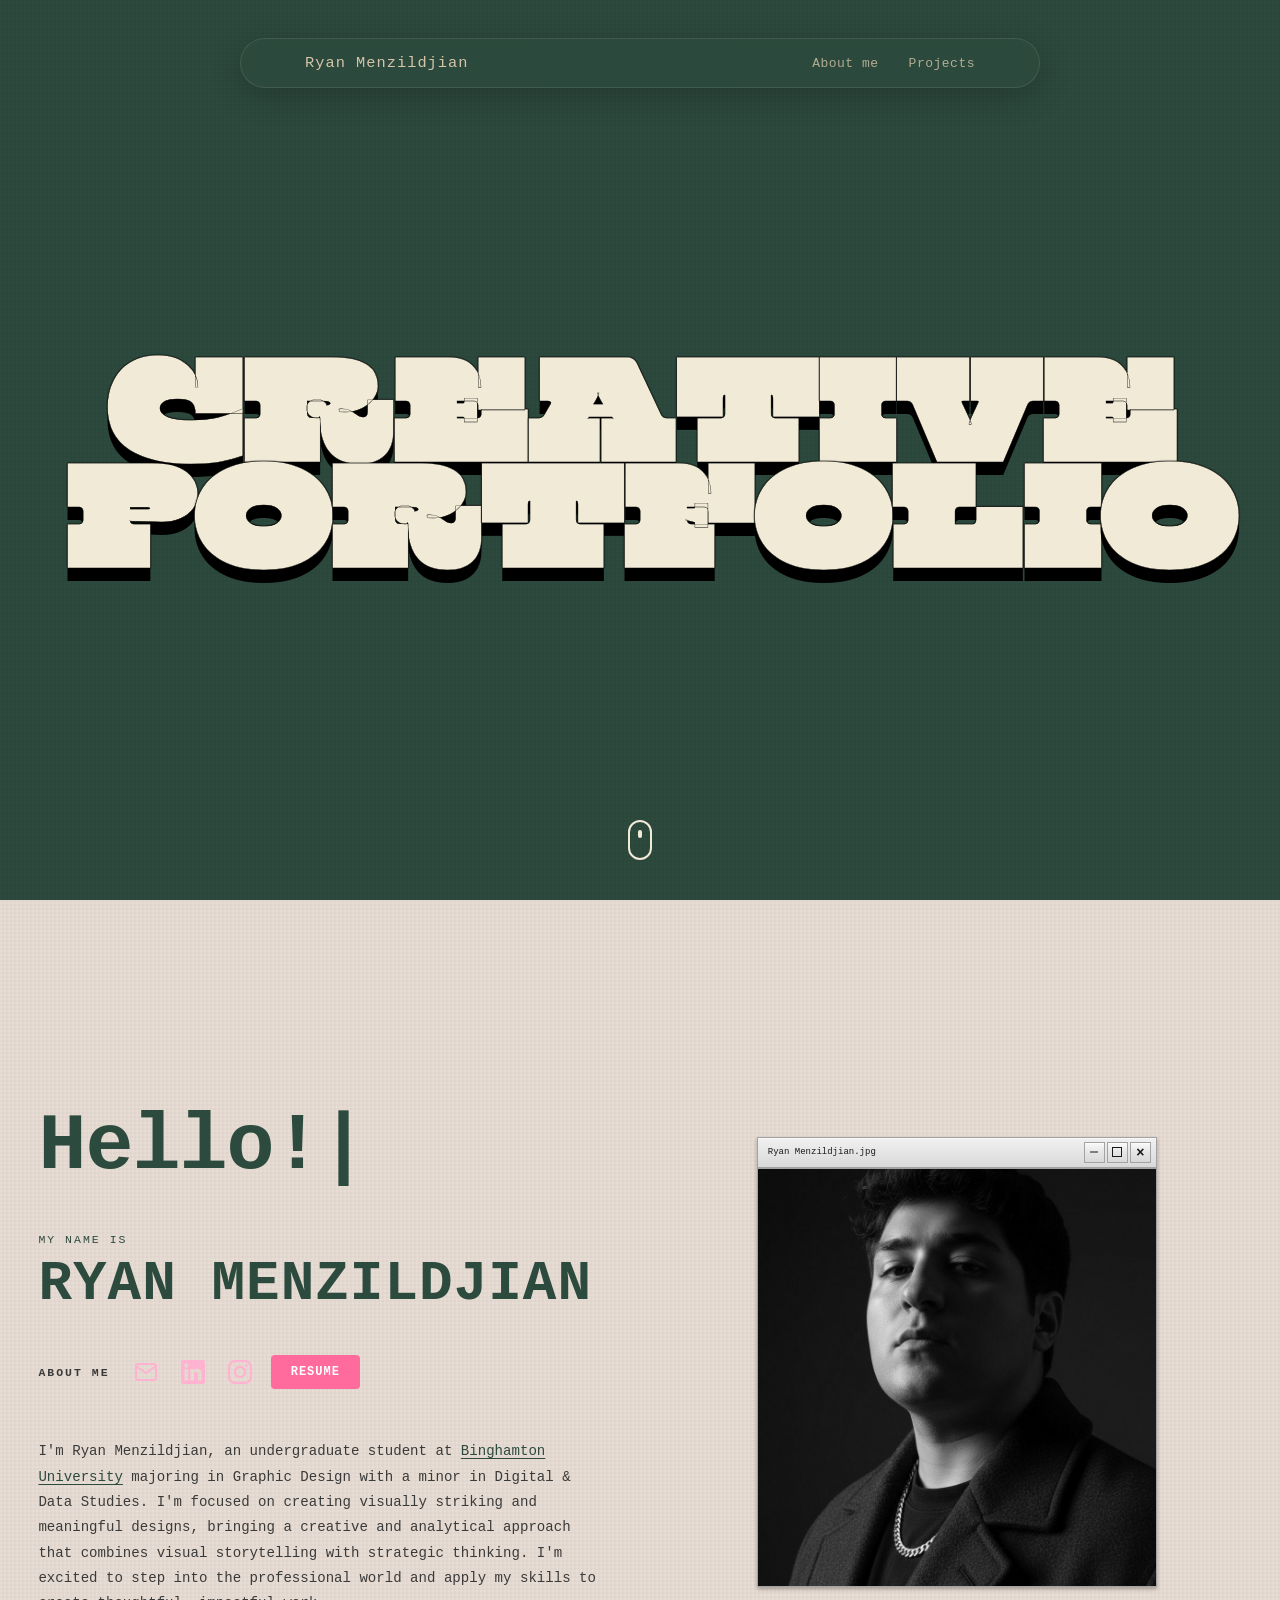
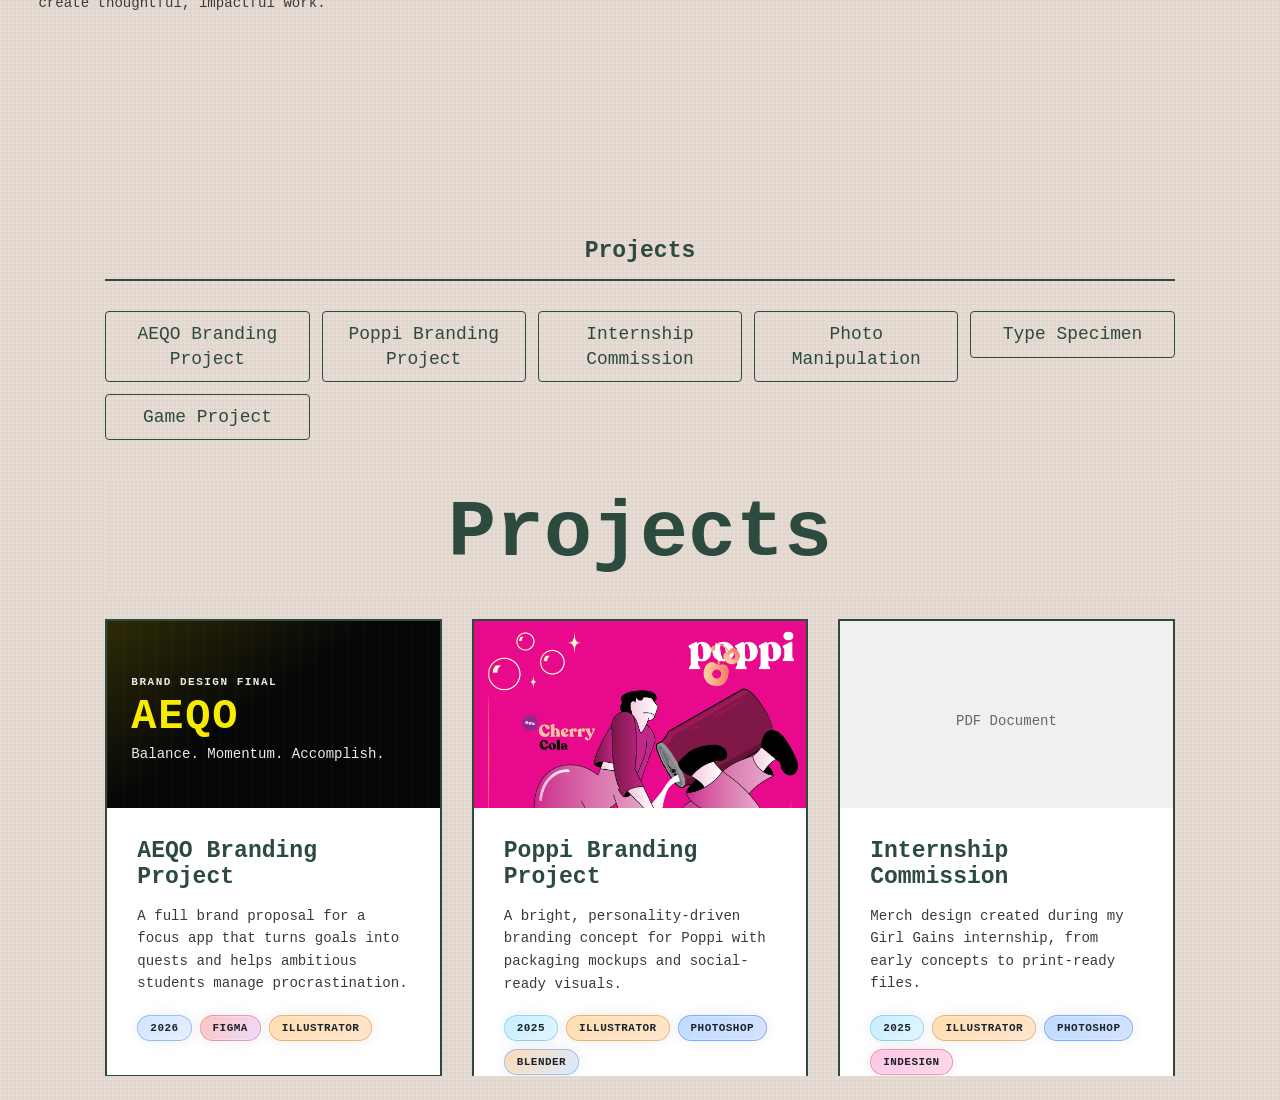
<file: index.html>
<!DOCTYPE html>
<html lang="en">
<head>
    <meta charset="UTF-8">
    <meta name="viewport" content="width=device-width, initial-scale=1.0">
    <title>Ryan Menzildjian - Creative Portfolio</title>
    <link rel="preconnect" href="https://fonts.googleapis.com">
    <link rel="preconnect" href="https://fonts.gstatic.com" crossorigin>
    <link href="https://fonts.googleapis.com/css2?family=Inter:wght@400;500;600;700&family=Archivo+Black&display=swap" rel="stylesheet">
    <link rel="stylesheet" href="styles.css">
</head>
<body>
    <!-- Scroll Progress Bar -->
    <div class="scroll-progress-bar"></div>
    
    <!-- Top Section - Green Background -->
    <section class="top-section">
        <header class="header-nav">
            <div class="name-header">Ryan Menzildjian</div>
            <nav class="nav-menu">
                <a href="#about">About me</a>
                <a href="#projects">Projects</a>
            </nav>
        </header>
        <h1 class="portfolio-title">
            <span class="word-first">
                <span class="letter">C</span>
                <span class="letter">r</span>
                <span class="letter">e</span>
                <span class="letter">a</span>
                <span class="letter">t</span>
                <span class="letter">i</span>
                <span class="letter">v</span>
                <span class="letter">e</span>
            </span>
            <span class="word-second">
                <span class="letter">P</span>
                <span class="letter">o</span>
                <span class="letter">r</span>
                <span class="letter">t</span>
                <span class="letter">f</span>
                <span class="letter">o</span>
                <span class="letter">l</span>
                <span class="letter">i</span>
                <span class="letter">o</span>
            </span>
        </h1>
        <div class="scroll-indicator">
            <div class="mouse-icon">
                <div class="mouse-wheel"></div>
            </div>
        </div>
    </section>

    <!-- Projects Section -->
    <section class="projects-section" id="projects">
        <div class="projects-content">
            <div class="projects-sidebar">
                <h3 class="sidebar-title">Projects</h3>
                <ul class="projects-list">
                    <li><a href="project-aeqo.html" class="project-list-link">AEQO Branding Project</a></li>
                    <li><a href="project-poppi.html" class="project-list-link">Poppi Branding Project</a></li>
                    <li><a href="project-internship.html" class="project-list-link">Internship Commission</a></li>
                    <li><a href="project-photo-manipulation.html" class="project-list-link">Photo Manipulation</a></li>
                    <li><a href="project-type-specimen.html" class="project-list-link">Type Specimen</a></li>
                    <li><a href="project-brief-cipher.html" class="project-list-link">Game Project</a></li>
                </ul>
            </div>
            <div class="projects-main">
                <h2 class="projects-title">Projects</h2>
                <div class="projects-grid">
                    <a href="project-aeqo.html" class="project-card-link">
                        <div class="project-card">
                            <div class="project-gallery">
                                <div class="project-image-container">
                                    <div class="aeqo-preview">
                                        <div class="aeqo-preview-kicker">BRAND DESIGN FINAL</div>
                                        <div class="aeqo-preview-title">AEQO</div>
                                        <div class="aeqo-preview-sub">Balance. Momentum. Accomplish.</div>
                                    </div>
                                </div>
                            </div>
                            <div class="project-info">
                                <h3 class="project-title">AEQO Branding Project</h3>
                                <p class="project-description">A full brand proposal for a focus app that turns goals into quests and helps ambitious students manage procrastination.</p>
                                <div class="project-meta-tags">
                                    <span class="project-meta-tag tag-year-2026">2026</span>
                                    <span class="project-meta-tag tag-figma">Figma</span>
                                    <span class="project-meta-tag tag-illustrator">Illustrator</span>
                                </div>
                            </div>
                        </div>
                    </a>
                    <a href="project-poppi.html" class="project-card-link">
                        <div class="project-card">
                            <div class="project-gallery">
                                <div class="project-image-container">
                                    <img src="Poppi Branding Project/portfolio5 final)-01.png" alt="Poppi Branding Project preview" class="project-image">
                                </div>
                            </div>
                            <div class="project-info">
                                <h3 class="project-title">Poppi Branding Project</h3>
                                <p class="project-description">A bright, personality-driven branding concept for Poppi with packaging mockups and social-ready visuals.</p>
                                <div class="project-meta-tags">
                                    <span class="project-meta-tag tag-year-2025">2025</span>
                                    <span class="project-meta-tag tag-illustrator">Illustrator</span>
                                    <span class="project-meta-tag tag-photoshop">Photoshop</span>
                                    <span class="project-meta-tag tag-blender">Blender</span>
                                </div>
                            </div>
                        </div>
                    </a>
                    <a href="project-internship.html" class="project-card-link">
                        <div class="project-card">
                            <div class="project-gallery">
                                <div class="project-image-container">
                                    <div style="background: #f0f0f0; width: 100%; height: 200px; display: flex; align-items: center; justify-content: center; color: #666; font-size: 14px;">PDF Document</div>
                                </div>
                            </div>
                            <div class="project-info">
                                <h3 class="project-title">Internship Commission</h3>
                                <p class="project-description">Merch design created during my Girl Gains internship, from early concepts to print-ready files.</p>
                                <div class="project-meta-tags">
                                    <span class="project-meta-tag tag-year-2025">2025</span>
                                    <span class="project-meta-tag tag-illustrator">Illustrator</span>
                                    <span class="project-meta-tag tag-photoshop">Photoshop</span>
                                    <span class="project-meta-tag tag-indesign">InDesign</span>
                                </div>
                            </div>
                        </div>
                    </a>
                    <a href="project-photo-manipulation.html" class="project-card-link">
                        <div class="project-card">
                            <div class="project-gallery">
                                <div class="project-image-container">
                                    <img src="Photo Manipulation/Menzildjian_Finished.jpg" alt="Photo Manipulation" class="project-image">
                                </div>
                            </div>
                            <div class="project-info">
                                <h3 class="project-title">Photo Manipulation</h3>
                                <p class="project-description">A fantasy photo montage built for immersion, escapism, and a sense of wonder.</p>
                                <div class="project-meta-tags">
                                    <span class="project-meta-tag tag-year-2025">2025</span>
                                    <span class="project-meta-tag tag-photoshop">Photoshop</span>
                                    <span class="project-meta-tag tag-photography">Photography</span>
                                </div>
                            </div>
                        </div>
                    </a>
                    <a href="project-type-specimen.html" class="project-card-link">
                        <div class="project-card">
                            <div class="project-gallery">
                                <div class="project-image-container">
                                    <img src="Type Specimen/TypePost1.png" alt="Type Specimen preview" class="project-image">
                                </div>
                            </div>
                            <div class="project-info">
                                <h3 class="project-title">Type Specimen</h3>
                                <p class="project-description">A type specimen series showing how one typeface can carry bold editorial and social layouts.</p>
                                <div class="project-meta-tags">
                                    <span class="project-meta-tag tag-year-2025">2025</span>
                                    <span class="project-meta-tag tag-illustrator">Illustrator</span>
                                    <span class="project-meta-tag tag-indesign">InDesign</span>
                                </div>
                            </div>
                        </div>
                    </a>
                    <a href="project-brief-cipher.html" class="project-card-link">
                        <div class="project-card">
                            <div class="project-gallery">
                                <div class="project-image-container">
                                    <div class="brief-cipher-preview">
                                        <div class="brief-cipher-preview-title">BRIEF CIPHER</div>
                                        <div class="brief-cipher-preview-sub">Design Process Card Game</div>
                                        <div class="brief-cipher-preview-chip">4-8 Players</div>
                                    </div>
                                </div>
                            </div>
                            <div class="project-info">
                                <h3 class="project-title">Game Project</h3>
                                <p class="project-description">A team card game that teaches design process through sketching, guessing, and quick collaboration.</p>
                                <div class="project-meta-tags">
                                    <span class="project-meta-tag tag-year-2025">2025</span>
                                    <span class="project-meta-tag tag-illustrator">Illustrator</span>
                                    <span class="project-meta-tag tag-indesign">InDesign</span>
                                </div>
                            </div>
                        </div>
                    </a>
                </div>
            </div>
        </div>
    </section>

    <!-- Bottom Section - Beige Background -->
    <section class="bottom-section" id="about">
        <div class="bottom-content">
            <div class="left-content">
                <h1 class="greeting">
                    <span class="greeting-text" data-languages='["Hello!", "Hola!", "Bonjour!", "Ciao!", "こんにちは!", "Guten Tag!", "مرحبا!", "Привет!", "Olá!", "안녕하세요!"]'></span><span class="typing-cursor">|</span>
                </h1>
                <div class="name-intro">
                    <div class="name-label">MY NAME IS</div>
                    <div class="name-large">RYAN MENZILDJIAN</div>
                </div>
                <div class="about-section">
                    <h2 class="about-heading">ABOUT ME</h2>
                    <div class="contact-icons">
                        <a href="mailto:ryanmenzildjian@gmail.com" class="icon-link">
                            <svg class="icon" viewBox="0 0 24 24" fill="none" stroke="currentColor" stroke-width="2">
                                <path d="M4 4h16c1.1 0 2 .9 2 2v12c0 1.1-.9 2-2 2H4c-1.1 0-2-.9-2-2V6c0-1.1.9-2 2-2z"></path>
                                <polyline points="22,6 12,13 2,6"></polyline>
                            </svg>
                        </a>
                        <a href="https://www.linkedin.com/in/ryan-menzildjian-054751360" target="_blank" rel="noopener noreferrer" class="icon-link">
                            <svg class="icon" viewBox="0 0 24 24" fill="currentColor">
                                <path d="M20.447 20.452h-3.554v-5.569c0-1.328-.027-3.037-1.852-3.037-1.853 0-2.136 1.445-2.136 2.939v5.667H9.351V9h3.414v1.561h.046c.477-.9 1.637-1.85 3.37-1.85 3.601 0 4.267 2.37 4.267 5.455v6.286zM5.337 7.433c-1.144 0-2.063-.926-2.063-2.065 0-1.138.92-2.063 2.063-2.063 1.14 0 2.064.925 2.064 2.063 0 1.139-.925 2.065-2.064 2.065zm1.782 13.019H3.555V9h3.564v11.452zM22.225 0H1.771C.792 0 0 .774 0 1.729v20.542C0 23.227.792 24 1.771 24h20.451C23.2 24 24 23.227 24 22.271V1.729C24 .774 23.2 0 22.222 0h.003z"/>
                            </svg>
                        </a>
                        <a href="https://www.instagram.com/ryan.menzi/" target="_blank" rel="noopener noreferrer" class="icon-link">
                            <svg class="icon" viewBox="0 0 24 24" fill="currentColor">
                                <path d="M12 2.163c3.204 0 3.584.012 4.85.07 3.252.148 4.771 1.691 4.919 4.919.058 1.265.069 1.645.069 4.849 0 3.205-.012 3.584-.069 4.849-.149 3.225-1.664 4.771-4.919 4.919-1.266.058-1.644.07-4.85.07-3.204 0-3.584-.012-4.849-.07-3.26-.149-4.771-1.699-4.919-4.92-.058-1.265-.07-1.644-.07-4.849 0-3.204.013-3.583.07-4.849.149-3.227 1.664-4.771 4.919-4.919 1.266-.057 1.645-.069 4.849-.069zm0-2.163c-3.259 0-3.667.014-4.947.072-4.358.2-6.78 2.618-6.98 6.98-.059 1.281-.073 1.689-.073 4.948 0 3.259.014 3.668.072 4.948.2 4.358 2.618 6.78 6.98 6.98 1.281.058 1.689.072 4.948.072 3.259 0 3.668-.014 4.948-.072 4.354-.2 6.782-2.618 6.979-6.98.059-1.28.073-1.689.073-4.948 0-3.259-.014-3.667-.072-4.947-.196-4.354-2.617-6.78-6.979-6.98-1.281-.059-1.69-.073-4.949-.073zm0 5.838c-3.403 0-6.162 2.759-6.162 6.162s2.759 6.163 6.162 6.163 6.162-2.759 6.162-6.163c0-3.403-2.759-6.162-6.162-6.162zm0 10.162c-2.209 0-4-1.79-4-4 0-2.209 1.791-4 4-4s4 1.791 4 4c0 2.21-1.791 4-4 4zm6.406-11.845c-.796 0-1.441.645-1.441 1.44s.645 1.44 1.441 1.44c.795 0 1.439-.645 1.439-1.44s-.644-1.44-1.439-1.44z"/>
                            </svg>
                        </a>
                        <a href="Ryans Resume.pdf" target="_blank" rel="noopener noreferrer" class="resume-btn">RESUME</a>
                    </div>
                </div>
                <p class="bio-text">I'm Ryan Menzildjian, an undergraduate student at <a href="https://www.binghamton.edu" target="_blank" rel="noopener noreferrer" class="bio-link">Binghamton University</a> majoring in Graphic Design with a minor in Digital & Data Studies. I'm focused on creating visually striking and meaningful designs, bringing a creative and analytical approach that combines visual storytelling with strategic thinking. I'm excited to step into the professional world and apply my skills to create thoughtful, impactful work.</p>
            </div>
            <div class="right-content">
                <div class="portrait-frame">
                    <div class="windows-window">
                        <div class="window-titlebar">
                            <div class="window-title">Ryan Menzildjian.jpg</div>
                            <div class="window-controls">
                                <button class="window-btn minimize-btn"></button>
                                <button class="window-btn maximize-btn"></button>
                                <button class="window-btn close-btn"></button>
                            </div>
                        </div>
                        <div class="window-content">
                            <div class="portrait-image-wrapper">
                                <img src="imagdfgdfsge.jpg" alt="Ryan Menzildjian" class="portrait-image" draggable="false" oncontextmenu="return false;">
                            </div>
                        </div>
                    </div>
                </div>
            </div>
        </div>
    </section>

    <script src="image-compat.js"></script>
    <script src="script.js"></script>
</body>
</html>
</file>
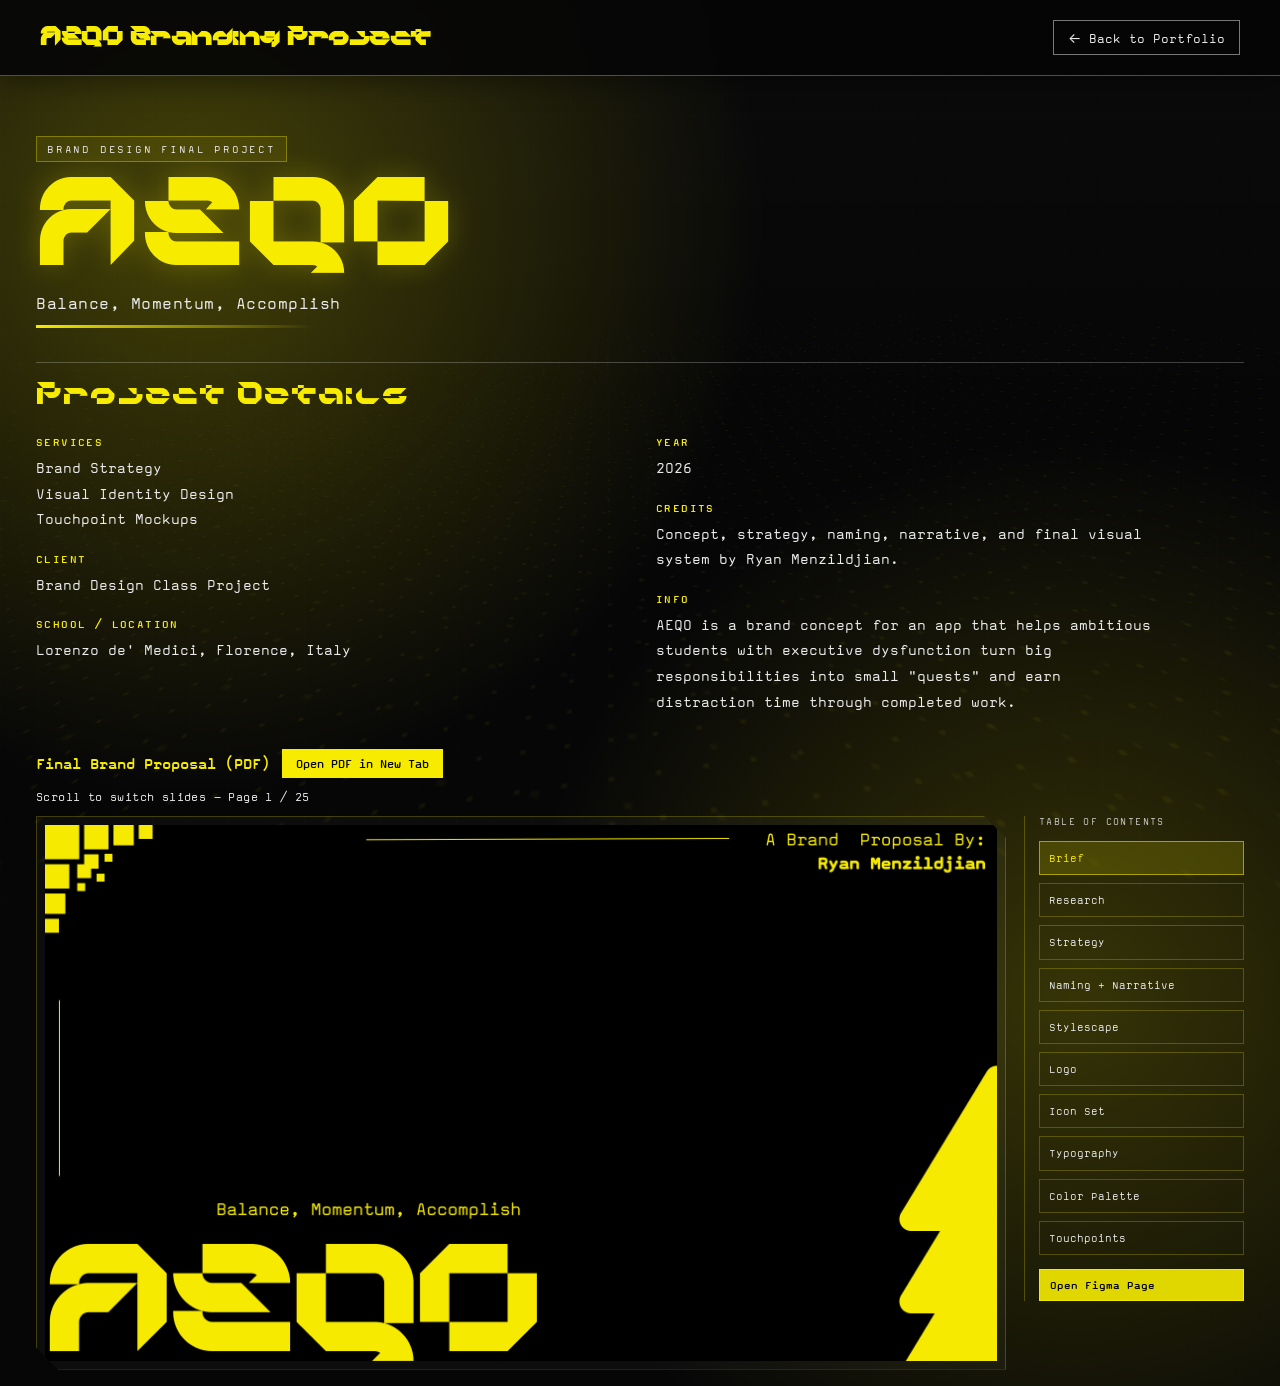
<file: project-aeqo.html>
<!DOCTYPE html>
<html lang="en">
<head>
    <meta charset="UTF-8">
    <meta name="viewport" content="width=device-width, initial-scale=1.0">
    <title>AEQO Branding Project - Ryan Menzildjian</title>
    <link rel="preconnect" href="https://fonts.googleapis.com">
    <link rel="preconnect" href="https://fonts.gstatic.com" crossorigin>
    <link href="https://fonts.googleapis.com/css2?family=Inter:wght@400;500;600;700;800&family=Archivo+Black&display=swap" rel="stylesheet">
    <link rel="stylesheet" href="styles.css">
    <style>
        @font-face {
            font-family: "AEQO Neoblast";
            src: url("AEQO Branding Project/Neoblast-Regular-Demo.otf") format("opentype");
            font-weight: 400;
            font-style: normal;
            font-display: swap;
        }

        @font-face {
            font-family: "AEQO Magda";
            src: url("AEQO Branding Project/MagdaCleanMono Regular.otf") format("opentype");
            font-weight: 400;
            font-style: normal;
            font-display: swap;
        }

        @font-face {
            font-family: "AEQO Magda";
            src: url("AEQO Branding Project/FF Magda Clean Mono OT Bold.ttf") format("truetype");
            font-weight: 700;
            font-style: normal;
            font-display: swap;
        }

        @font-face {
            font-family: "AEQO Magda";
            src: url("AEQO Branding Project/MagdaCleanMono Black Regular.otf") format("opentype");
            font-weight: 900;
            font-style: normal;
            font-display: swap;
        }

        :root {
            --aeqo-black: #060607;
            --aeqo-near-black: #181415;
            --aeqo-yellow: #f7ec00;
            --aeqo-white: #ebebec;
            --aeqo-soft: #464141;
        }

        html, body {
            height: auto;
            min-height: 0;
        }

        body {
            margin: 0;
            background:
                radial-gradient(circle at 15% 16%, rgba(247, 236, 0, 0.25) 0%, rgba(247, 236, 0, 0) 36%),
                radial-gradient(circle at 84% 72%, rgba(247, 236, 0, 0.2) 0%, rgba(247, 236, 0, 0) 38%),
                linear-gradient(180deg, rgba(255, 255, 255, 0.02) 0%, rgba(255, 255, 255, 0) 30%),
                var(--aeqo-black);
            color: var(--aeqo-white);
            overflow-x: hidden;
            overflow-y: auto;
            font-family: "AEQO Magda", "Inter", system-ui, -apple-system, sans-serif;
            position: relative;
            padding-bottom: 0;
        }

        body::before {
            content: "";
            position: fixed;
            inset: 0;
            pointer-events: none;
            background:
                repeating-linear-gradient(90deg, rgba(255, 255, 255, 0.03) 0 1px, transparent 1px 38px),
                repeating-linear-gradient(0deg, rgba(255, 255, 255, 0.02) 0 1px, transparent 1px 38px);
            opacity: 0.35;
            z-index: 0;
        }

        .halftone-bg {
            position: fixed;
            inset: 0;
            pointer-events: none;
            z-index: 0;
            transform-style: preserve-3d;
            perspective: 1200px;
            overflow: hidden;
        }

        .halftone-bg::before,
        .halftone-bg::after {
            content: "";
            position: absolute;
            inset: 0;
            border-radius: 50%;
            background-image: radial-gradient(circle, rgba(247, 236, 0, 0.9) 0 1.25px, transparent 1.35px);
            background-size: 18px 18px;
            opacity: 0.055;
            will-change: transform;
        }

        .halftone-bg::before {
            transform: rotate(-8deg) perspective(1200px) rotateX(68deg) translate3d(-4%, -8%, 0) scale(1.14);
            animation: halftoneFloatA 28s linear infinite;
        }

        .halftone-bg::after {
            background-size: 24px 24px;
            opacity: 0.038;
            filter: blur(0.4px);
            transform: rotate(7deg) perspective(1200px) rotateX(74deg) translate3d(6%, 10%, 0) scale(1.28);
            animation: halftoneFloatB 34s linear infinite reverse;
        }

        @keyframes halftoneFloatA {
            0% { transform: rotate(-8deg) perspective(1200px) rotateX(68deg) translate3d(-4%, -8%, 0) scale(1.14); }
            50% { transform: rotate(-5deg) perspective(1200px) rotateX(66deg) translate3d(2%, 4%, 0) scale(1.1); }
            100% { transform: rotate(-8deg) perspective(1200px) rotateX(68deg) translate3d(-4%, -8%, 0) scale(1.14); }
        }

        @keyframes halftoneFloatB {
            0% { transform: rotate(7deg) perspective(1200px) rotateX(74deg) translate3d(6%, 10%, 0) scale(1.28); }
            50% { transform: rotate(10deg) perspective(1200px) rotateX(70deg) translate3d(-3%, -2%, 0) scale(1.22); }
            100% { transform: rotate(7deg) perspective(1200px) rotateX(74deg) translate3d(6%, 10%, 0) scale(1.28); }
        }

        .spark-node {
            opacity: 0;
            transform: translateY(6px);
            filter: brightness(0.45) saturate(0.75);
            will-change: opacity, transform, filter;
        }

        .spark-node.spark-active {
            animation: sparkIgnite var(--spark-duration, 820ms) var(--spark-delay, 0ms) linear forwards;
        }

        @keyframes sparkIgnite {
            0% {
                opacity: 0;
                transform: translateY(8px);
                filter: brightness(0.2) saturate(0.65);
            }
            12% {
                opacity: 0.28;
                filter: brightness(1.45) saturate(1.15);
            }
            20% {
                opacity: 0.08;
                filter: brightness(0.35) saturate(0.7);
            }
            34% {
                opacity: 0.74;
                filter: brightness(1.2) saturate(1.05);
            }
            44% {
                opacity: 0.22;
                filter: brightness(0.6) saturate(0.8);
            }
            62% {
                opacity: 0.88;
                filter: brightness(1.12) saturate(1.02);
            }
            74% {
                opacity: 0.66;
                filter: brightness(0.92) saturate(0.96);
            }
            100% {
                opacity: 1;
                transform: translateY(0);
                filter: brightness(1) saturate(1);
            }
        }

        .project-page-header {
            display: flex;
            justify-content: space-between;
            align-items: center;
            gap: 16px;
            padding: 20px 40px;
            background: rgba(6, 6, 7, 0.92);
            border-bottom: 1px solid rgba(247, 236, 0, 0.35);
            position: sticky;
            top: 0;
            z-index: 20;
            backdrop-filter: blur(6px);
            box-shadow: 0 8px 24px rgba(0, 0, 0, 0.35);
        }

        .project-page-header h1 {
            margin: 0;
            font-size: 24px;
            font-weight: 700;
            color: var(--aeqo-yellow);
            letter-spacing: 0.5px;
            font-family: "AEQO Neoblast", "Archivo Black", sans-serif;
        }

        .back-link {
            color: var(--aeqo-white);
            text-decoration: none;
            border: 1px solid rgba(235, 235, 236, 0.5);
            padding: 8px 14px;
            transition: 0.2s ease;
        }

        .pdf-open-link,
        .pdf-toc-item,
        .pdf-toc-link {
            position: relative;
            overflow: hidden;
            isolation: isolate;
            --led-pulse-duration: 3.4s;
            --led-pulse-delay: 0s;
            --led-sweep-duration: 4.8s;
            --led-sweep-delay: 0s;
            --led-blink-duration: 2.9s;
            --led-blink-delay: 0s;
            animation: ledPulse var(--led-pulse-duration) ease-in-out infinite;
            animation-delay: var(--led-pulse-delay);
        }

        .pdf-open-link::before,
        .pdf-toc-item::before,
        .pdf-toc-link::before {
            content: "";
            position: absolute;
            top: 0;
            left: -120%;
            width: 72%;
            height: 100%;
            background: linear-gradient(95deg, transparent 0%, rgba(247, 236, 0, 0.42) 52%, transparent 100%);
            opacity: 0.65;
            z-index: -1;
            animation: ledSweep var(--led-sweep-duration) linear infinite;
            animation-delay: var(--led-sweep-delay);
        }

        .pdf-open-link::after,
        .pdf-toc-item::after,
        .pdf-toc-link::after {
            content: "";
            position: absolute;
            inset: -1px;
            border: 1px solid rgba(247, 236, 0, 0.22);
            opacity: 0.2;
            z-index: -1;
            animation: ledBlink var(--led-blink-duration) step-end infinite;
            animation-delay: var(--led-blink-delay);
        }

        .back-link:hover {
            background: var(--aeqo-yellow);
            color: var(--aeqo-black);
            border-color: var(--aeqo-yellow);
        }

        .project-page-content {
            max-width: 1280px;
            margin: 0 auto;
            padding: 36px 36px 16px;
            display: grid;
            gap: 34px;
            position: relative;
            z-index: 1;
            margin-bottom: 0;
        }

        .hero-panel {
            padding: 24px 0 0;
            position: relative;
            display: grid;
            gap: 12px;
        }

        .hero-panel::after {
            content: "";
            width: 280px;
            max-width: 70vw;
            height: 3px;
            background: linear-gradient(90deg, var(--aeqo-yellow), rgba(247, 236, 0, 0));
        }

        .hero-kicker {
            margin: 0;
            text-transform: uppercase;
            letter-spacing: 1.8px;
            font-size: 12px;
            color: var(--aeqo-white);
            border: 1px solid rgba(247, 236, 0, 0.35);
            width: fit-content;
            padding: 6px 10px;
            background: rgba(247, 236, 0, 0.08);
        }

        .hero-title {
            margin: 0;
            font-size: clamp(52px, 11vw, 120px);
            line-height: 0.9;
            letter-spacing: 2.8px;
            font-weight: 400;
            color: var(--aeqo-yellow);
            font-family: "AEQO Neoblast", "Archivo Black", sans-serif;
            text-shadow: 0 0 28px rgba(247, 236, 0, 0.22);
        }

        .hero-subtitle {
            margin: 0;
            font-size: 18px;
            color: var(--aeqo-white);
            font-family: "AEQO Magda", "Inter", sans-serif;
            letter-spacing: 0.5px;
        }

        .project-page-info {
            background: transparent;
            border: none;
            padding: 0;
        }

        .project-page-info h2 {
            margin: 0 0 24px;
            color: var(--aeqo-yellow);
            font-size: 30px;
            font-family: "AEQO Neoblast", "Archivo Black", sans-serif;
            font-weight: 400;
            padding-top: 16px;
            border-top: 1px solid rgba(235, 235, 236, 0.25);
            letter-spacing: 1.2px;
        }

        .project-info-grid {
            display: grid;
            grid-template-columns: repeat(2, minmax(0, 1fr));
            gap: 32px;
        }

        .project-info-column {
            display: flex;
            flex-direction: column;
            gap: 20px;
        }

        .info-item {
            display: flex;
            flex-direction: column;
            gap: 8px;
        }

        .info-label {
            font-size: 12px;
            text-transform: uppercase;
            letter-spacing: 1.4px;
            color: var(--aeqo-yellow);
            font-weight: 700;
        }

        .info-value {
            font-size: 16px;
            line-height: 1.6;
            color: var(--aeqo-white);
            max-width: 56ch;
        }

        .info-value ul {
            list-style: none;
            margin: 0;
            padding: 0;
        }

        .pdf-panel {
            background: transparent;
            border: none;
            padding: 0;
            display: grid;
            gap: 12px;
            width: min(100%, 1220px);
        }

        .pdf-toolbar {
            display: flex;
            justify-content: flex-start;
            align-items: center;
            gap: 12px;
            flex-wrap: wrap;
        }

        .pdf-toolbar-title {
            margin: 0;
            font-size: 17px;
            color: var(--aeqo-yellow);
            font-weight: 700;
            font-family: "AEQO Magda", "Inter", sans-serif;
        }

        .pdf-open-link {
            text-decoration: none;
            color: var(--aeqo-black);
            background: var(--aeqo-yellow);
            padding: 8px 14px;
            font-size: 13px;
            font-weight: 700;
            transition: transform 0.2s ease;
        }

        .pdf-open-link:hover {
            transform: translateY(-2px);
        }

        .pdf-scroll-indicator {
            font-size: 13px;
            color: var(--aeqo-white);
            letter-spacing: 0.4px;
        }

        .pdf-viewer-layout {
            display: grid;
            grid-template-columns: minmax(0, 980px) 220px;
            align-items: start;
            gap: 18px;
        }

        .pdf-stage {
            background: rgba(255, 255, 255, 0.03);
            padding: 8px;
            overflow: hidden;
            min-height: 0;
            position: relative;
            clip-path: polygon(0 0, calc(100% - 22px) 0, 100% 22px, 100% 100%, 22px 100%, 0 calc(100% - 22px));
            border: 1px solid rgba(247, 236, 0, 0.22);
            box-shadow: 0 20px 50px rgba(0, 0, 0, 0.35);
            width: min(100%, 980px);
            margin: 0;
        }

        .pdf-toc {
            border-left: 1px solid rgba(247, 236, 0, 0.25);
            padding-left: 14px;
            display: grid;
            gap: 8px;
        }

        .pdf-toc-title {
            margin: 0 0 6px;
            font-size: 11px;
            text-transform: uppercase;
            letter-spacing: 1.4px;
            color: rgba(235, 235, 236, 0.85);
        }

        .pdf-toc-item {
            background: transparent;
            border: 1px solid rgba(247, 236, 0, 0.24);
            color: var(--aeqo-white);
            text-align: left;
            font-family: "AEQO Magda", "Inter", sans-serif;
            font-size: 12px;
            line-height: 1.35;
            padding: 8px 9px;
            cursor: pointer;
            transition: background 0.15s ease, border-color 0.15s ease, color 0.15s ease;
        }

        .pdf-toc-item:hover,
        .pdf-toc-item.active {
            background: rgba(247, 236, 0, 0.16);
            border-color: rgba(247, 236, 0, 0.55);
            color: var(--aeqo-yellow);
        }

        .pdf-toc-link {
            margin-top: 6px;
            display: inline-block;
            text-decoration: none;
            background: rgba(247, 236, 0, 0.9);
            color: var(--aeqo-black);
            font-size: 12px;
            font-weight: 700;
            padding: 9px 10px;
            border: 1px solid rgba(247, 236, 0, 0.9);
            transition: transform 0.15s ease, background 0.15s ease;
        }

        .pdf-toc-link:hover {
            transform: translateY(-1px);
            background: var(--aeqo-yellow);
        }

        @keyframes ledPulse {
            0%, 100% { box-shadow: 0 0 0 rgba(247, 236, 0, 0), 0 0 0 rgba(247, 236, 0, 0); }
            45% { box-shadow: 0 0 8px rgba(247, 236, 0, 0.13), 0 0 18px rgba(247, 236, 0, 0.08); }
            60% { box-shadow: 0 0 4px rgba(247, 236, 0, 0.08), 0 0 10px rgba(247, 236, 0, 0.05); }
        }

        @keyframes ledSweep {
            0% { left: -120%; }
            36% { left: 125%; }
            100% { left: 125%; }
        }

        @keyframes ledBlink {
            0%, 41%, 48%, 100% { opacity: 0.18; }
            43%, 46% { opacity: 0.52; }
        }

        @media (prefers-reduced-motion: reduce) {
            .pdf-open-link,
            .pdf-toc-item,
            .pdf-toc-link,
            .pdf-open-link::before,
            .pdf-toc-item::before,
            .pdf-toc-link::before,
            .pdf-open-link::after,
            .pdf-toc-item::after,
            .pdf-toc-link::after {
                animation: none !important;
            }
        }

        .pdf-slide-image {
            width: 100%;
            aspect-ratio: 16 / 9;
            object-fit: contain;
            display: block;
            background: #ffffff;
            opacity: 1;
            transform: translateY(0);
            transition: opacity 0.22s ease, transform 0.22s ease;
        }

        .pdf-slide-image.is-transitioning {
            opacity: 0.35;
            transform: translateY(6px);
        }

        .slide-link-hotspot {
            position: absolute;
            top: 6.15%;
            left: 73.75%;
            width: 13.95%;
            height: 3.63%;
            background: transparent;
            text-decoration: none;
            opacity: 0;
            pointer-events: none;
            transition: opacity 0.15s ease;
            z-index: 4;
            cursor: pointer;
        }

        .slide-link-hotspot.active {
            opacity: 1;
            pointer-events: auto;
        }

        @media (max-width: 980px) {
            .project-page-content {
                padding: 24px 18px 14px;
            }

            .project-page-header {
                padding: 16px 18px;
            }

            .project-info-grid {
                grid-template-columns: 1fr;
            }

            .pdf-stage {
                width: 100%;
            }

            .pdf-viewer-layout {
                grid-template-columns: 1fr;
                gap: 12px;
            }

            .pdf-toc {
                border-left: none;
                border-top: 1px solid rgba(247, 236, 0, 0.25);
                padding-left: 0;
                padding-top: 12px;
            }
        }

        @media (prefers-reduced-motion: reduce) {
            .spark-node {
                opacity: 1 !important;
                transform: none !important;
                filter: none !important;
            }
            .spark-node.spark-active {
                animation: none !important;
            }
        }
    </style>
</head>
<body>
    <div class="halftone-bg" aria-hidden="true"></div>
    <header class="project-page-header">
        <h1>AEQO Branding Project</h1>
        <a href="index.html" class="back-link" id="back-to-portfolio">← Back to Portfolio</a>
    </header>

        <div class="project-page-content">
            <section class="hero-panel">
                <p class="hero-kicker">Brand Design Final Project</p>
                <h2 class="hero-title">AEQO</h2>
                <p class="hero-subtitle">Balance, Momentum, Accomplish</p>
            </section>

            <section class="project-page-info">
                <h2>Project Details</h2>
                <div class="project-info-grid">
                    <div class="project-info-column">
                        <div class="info-item">
                            <div class="info-label">Services</div>
                            <div class="info-value">
                                <ul>
                                    <li>Brand Strategy</li>
                                    <li>Visual Identity Design</li>
                                    <li>Touchpoint Mockups</li>
                                </ul>
                            </div>
                        </div>
                        <div class="info-item">
                            <div class="info-label">Client</div>
                            <div class="info-value">Brand Design Class Project</div>
                        </div>
                        <div class="info-item">
                            <div class="info-label">School / Location</div>
                            <div class="info-value">Lorenzo de' Medici, Florence, Italy</div>
                        </div>
                    </div>
                    <div class="project-info-column">
                        <div class="info-item">
                            <div class="info-label">Year</div>
                            <div class="info-value">2026</div>
                        </div>
                        <div class="info-item">
                            <div class="info-label">Credits</div>
                            <div class="info-value">Concept, strategy, naming, narrative, and final visual system by Ryan Menzildjian.</div>
                        </div>
                        <div class="info-item">
                            <div class="info-label">Info</div>
                            <div class="info-value">AEQO is a brand concept for an app that helps ambitious students with executive dysfunction turn big responsibilities into small "quests" and earn distraction time through completed work.</div>
                        </div>
                    </div>
                </div>
            </section>

            <section class="pdf-panel">
                <div class="pdf-toolbar">
                    <h3 class="pdf-toolbar-title">Final Brand Proposal (PDF)</h3>
                    <a class="pdf-open-link" href="AEQO Branding Project/AEQO - Brand Final Project.pdf" target="_blank" rel="noopener noreferrer">Open PDF in New Tab</a>
                </div>
                <div class="pdf-scroll-indicator" id="pdf-page-indicator">Scroll to switch slides — Page 1 / 25</div>
            <div class="pdf-viewer-layout">
                <div class="pdf-stage" id="pdf-stage">
                    <img class="pdf-slide-image" id="aeqo-slide-image" src="AEQO Branding Project/slides/page-0001.jpg" alt="AEQO project slide 1" data-page="1">
                    <a id="slide-link-hotspot" class="slide-link-hotspot" href="https://www.figma.com/proto/OkChkUW3XPvBfqwaw4cQdJ/AEQO-Brand-Webpage?node-id=0-1&t=fw2upkmFaSbhvmbJ-1" target="_blank" rel="noopener noreferrer" aria-label="Open AEQO Figma mockup"></a>
                </div>
                <aside class="pdf-toc" aria-label="AEQO presentation table of contents">
                    <p class="pdf-toc-title">Table of Contents</p>
                    <button type="button" class="pdf-toc-item" data-page="1">Brief</button>
                    <button type="button" class="pdf-toc-item" data-page="4">Research</button>
                    <button type="button" class="pdf-toc-item" data-page="6">Strategy</button>
                    <button type="button" class="pdf-toc-item" data-page="9">Naming + Narrative</button>
                    <button type="button" class="pdf-toc-item" data-page="13">Stylescape</button>
                    <button type="button" class="pdf-toc-item" data-page="15">Logo</button>
                    <button type="button" class="pdf-toc-item" data-page="17">Icon Set</button>
                    <button type="button" class="pdf-toc-item" data-page="19">Typography</button>
                    <button type="button" class="pdf-toc-item" data-page="22">Color Palette</button>
                    <button type="button" class="pdf-toc-item" data-page="24">Touchpoints</button>
                    <a class="pdf-toc-link" href="https://www.figma.com/proto/OkChkUW3XPvBfqwaw4cQdJ/AEQO-Brand-Webpage?node-id=0-1&t=fw2upkmFaSbhvmbJ-1" target="_blank" rel="noopener noreferrer">Open Figma Page</a>
                </aside>
                </div>
            </section>
    </div>
    <script>
        document.addEventListener("DOMContentLoaded", () => {
            const totalPages = 25;
            let currentPage = 1;
            let wheelDeltaAccumulator = 0;
            let isSwitching = false;
            const wheelThreshold = 80;
            const switchCooldownMs = 150;

            const stage = document.getElementById("pdf-stage");
            const slideImage = document.getElementById("aeqo-slide-image");
            const pageIndicator = document.getElementById("pdf-page-indicator");
            const slideHotspot = document.getElementById("slide-link-hotspot");
            const tocItems = Array.from(document.querySelectorAll(".pdf-toc-item"));
            const ledAnimatedControls = Array.from(document.querySelectorAll(".pdf-open-link, .pdf-toc-item, .pdf-toc-link"));
            const sparkTargets = [
                document.querySelector(".project-page-header"),
                document.querySelector(".hero-panel"),
                document.querySelector(".project-page-info"),
                document.querySelector(".pdf-toolbar"),
                document.querySelector(".pdf-scroll-indicator"),
                document.querySelector(".pdf-stage"),
                document.querySelector(".pdf-toc")
            ].filter(Boolean);
            const imageCache = new Map();

            if (!window.matchMedia("(prefers-reduced-motion: reduce)").matches) {
                sparkTargets.forEach((target) => {
                    const delayMs = 90 + Math.random() * 1200;
                    const durationMs = 560 + Math.random() * 520;
                    target.classList.add("spark-node");
                    target.style.setProperty("--spark-delay", `${delayMs.toFixed(0)}ms`);
                    target.style.setProperty("--spark-duration", `${durationMs.toFixed(0)}ms`);
                });
                requestAnimationFrame(() => {
                    sparkTargets.forEach((target) => target.classList.add("spark-active"));
                });
            }

            ledAnimatedControls.forEach((control) => {
                const pulseDuration = (2.8 + Math.random() * 2.3).toFixed(2);
                const sweepDuration = (4.1 + Math.random() * 2.7).toFixed(2);
                const blinkDuration = (2.2 + Math.random() * 2.0).toFixed(2);

                const pulseDelay = (-Math.random() * Number(pulseDuration)).toFixed(2);
                const sweepDelay = (-Math.random() * Number(sweepDuration)).toFixed(2);
                const blinkDelay = (-Math.random() * Number(blinkDuration)).toFixed(2);

                control.style.setProperty("--led-pulse-duration", `${pulseDuration}s`);
                control.style.setProperty("--led-pulse-delay", `${pulseDelay}s`);
                control.style.setProperty("--led-sweep-duration", `${sweepDuration}s`);
                control.style.setProperty("--led-sweep-delay", `${sweepDelay}s`);
                control.style.setProperty("--led-blink-duration", `${blinkDuration}s`);
                control.style.setProperty("--led-blink-delay", `${blinkDelay}s`);
            });

            function slidePath(pageNumber) {
                return `AEQO Branding Project/slides/page-${String(pageNumber).padStart(4, "0")}.jpg`;
            }

            function updateIndicator() {
                if (!pageIndicator) {
                    return;
                }
                pageIndicator.textContent = `Scroll to switch slides — Page ${currentPage} / ${totalPages}`;
            }

            function updateTocState(pageNumber) {
                if (!tocItems.length) {
                    return;
                }
                let activeIndex = 0;
                tocItems.forEach((item, index) => {
                    const itemPage = Number(item.dataset.page || "1");
                    if (pageNumber >= itemPage) {
                        activeIndex = index;
                    }
                });
                tocItems.forEach((item, index) => {
                    item.classList.toggle("active", index === activeIndex);
                });
            }

            function renderSlide(pageNumber) {
                if (!slideImage) {
                    return;
                }
                const nextPage = Math.max(1, Math.min(totalPages, pageNumber));
                const shownPage = Number(slideImage.dataset.page || "1");
                currentPage = nextPage;

                if (slideHotspot) {
                    slideHotspot.classList.toggle("active", nextPage === totalPages);
                }

                if (nextPage === shownPage) {
                    updateIndicator();
                    updateTocState(nextPage);
                    return;
                }

                isSwitching = true;
                const nextSrc = slidePath(nextPage);
                slideImage.classList.add("is-transitioning");

                const preload = imageCache.get(nextPage) || new Image();
                preload.onload = () => {
                    slideImage.src = nextSrc;
                    slideImage.alt = `AEQO project slide ${nextPage}`;
                    slideImage.dataset.page = String(nextPage);
                    requestAnimationFrame(() => {
                        slideImage.classList.remove("is-transitioning");
                    });
                    window.setTimeout(() => {
                        isSwitching = false;
                    }, switchCooldownMs);
                };

                preload.onerror = () => {
                    slideImage.classList.remove("is-transitioning");
                    isSwitching = false;
                    if (pageIndicator) {
                        pageIndicator.textContent = "Could not load slide preview. Use Open PDF in New Tab.";
                    }
                };

                imageCache.set(nextPage, preload);
                preload.src = nextSrc;
                updateIndicator();
                updateTocState(nextPage);

                const previousNeighbor = nextPage > 1 ? nextPage - 1 : 0;
                const nextNeighbor = nextPage < totalPages ? nextPage + 1 : 0;
                [previousNeighbor, nextNeighbor].forEach((neighbor) => {
                    if (!neighbor || imageCache.has(neighbor)) {
                        return;
                    }
                    const img = new Image();
                    img.src = slidePath(neighbor);
                    imageCache.set(neighbor, img);
                });
            }

            stage?.addEventListener("wheel", (event) => {
                event.preventDefault();
                if (isSwitching) {
                    return;
                }
                wheelDeltaAccumulator += event.deltaY;

                if (Math.abs(wheelDeltaAccumulator) < wheelThreshold) {
                    return;
                }

                if (wheelDeltaAccumulator > 0) {
                    renderSlide(currentPage + 1);
                } else {
                    renderSlide(currentPage - 1);
                }
                wheelDeltaAccumulator = 0;
            }, { passive: false });

            slideImage?.addEventListener("error", () => {
                if (pageIndicator) {
                    pageIndicator.textContent = "Could not load slide preview. Use Open PDF in New Tab.";
                }
            });

            tocItems.forEach((item) => {
                item.addEventListener("click", () => {
                    const targetPage = Number(item.dataset.page || "1");
                    renderSlide(targetPage);
                    wheelDeltaAccumulator = 0;
                });
            });

            renderSlide(1);
        });
    </script>
    <script src="image-compat.js"></script>
</body>
</html>
</file>
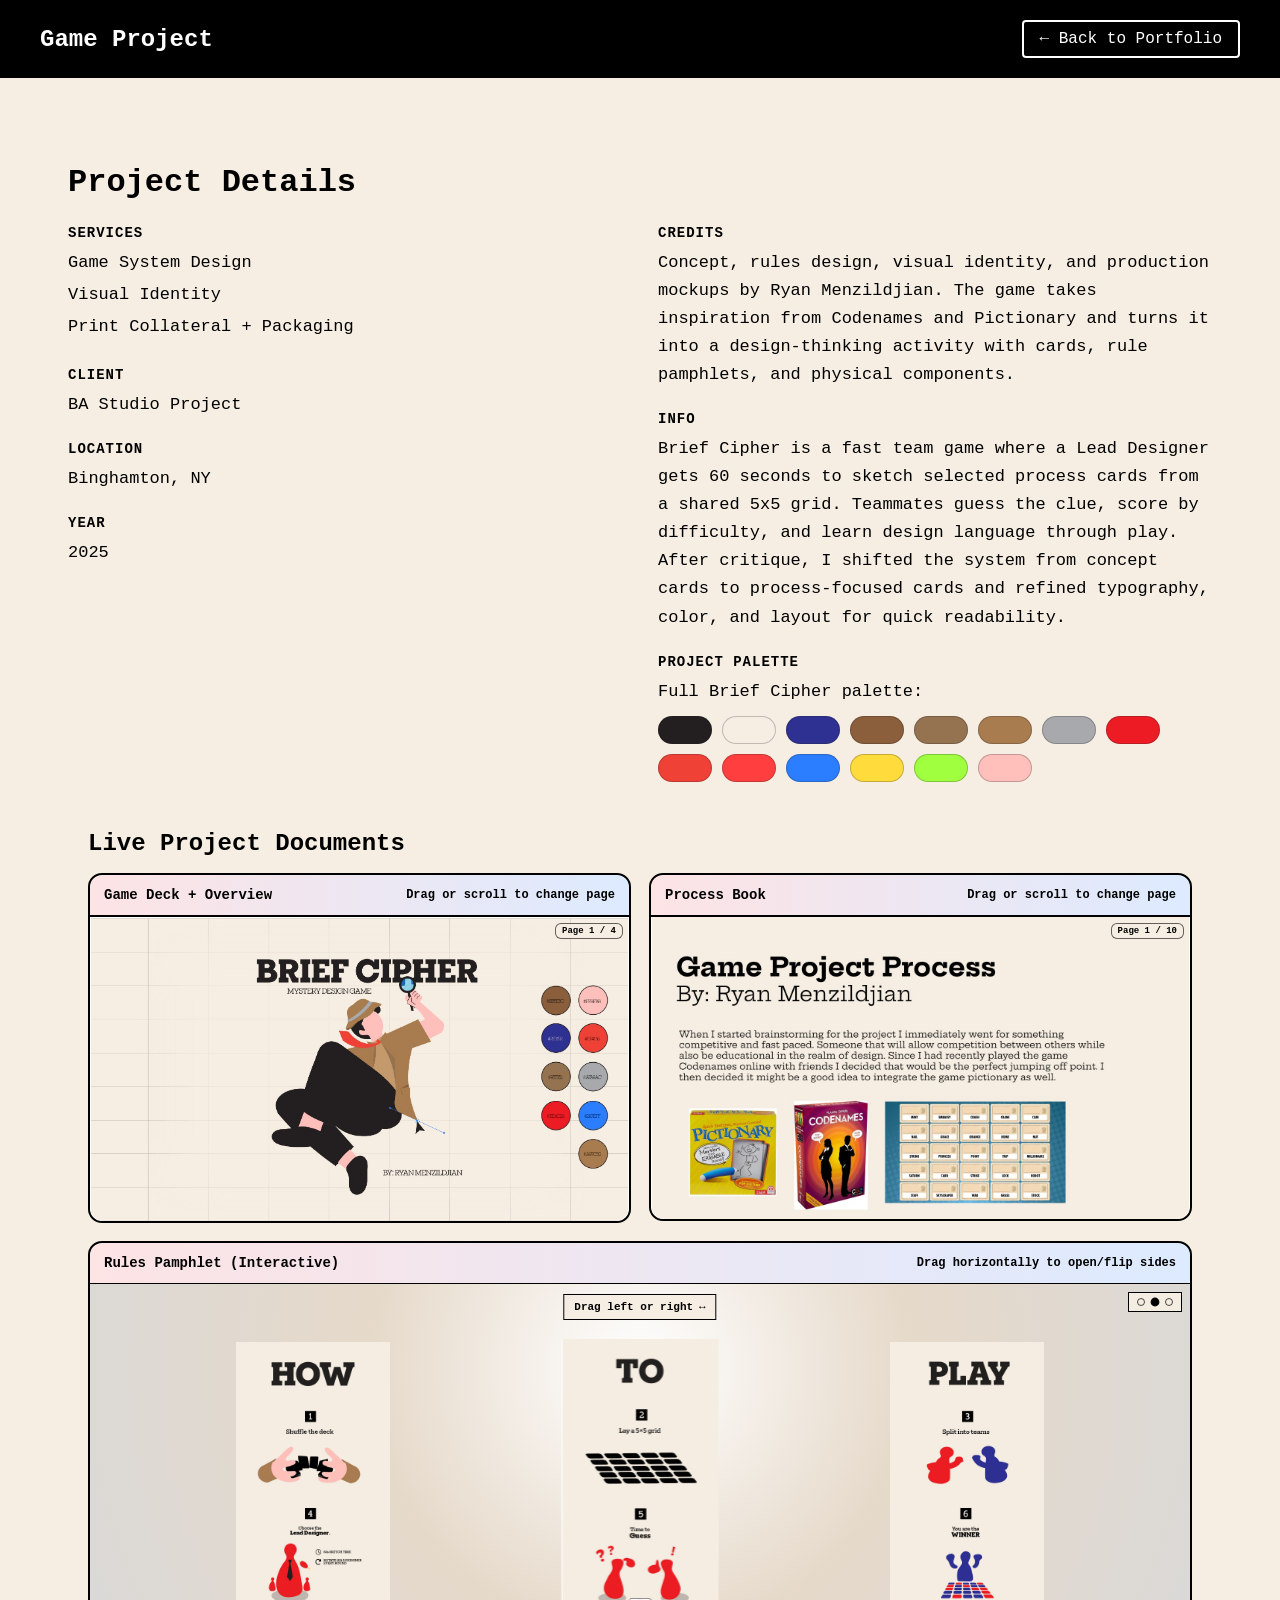
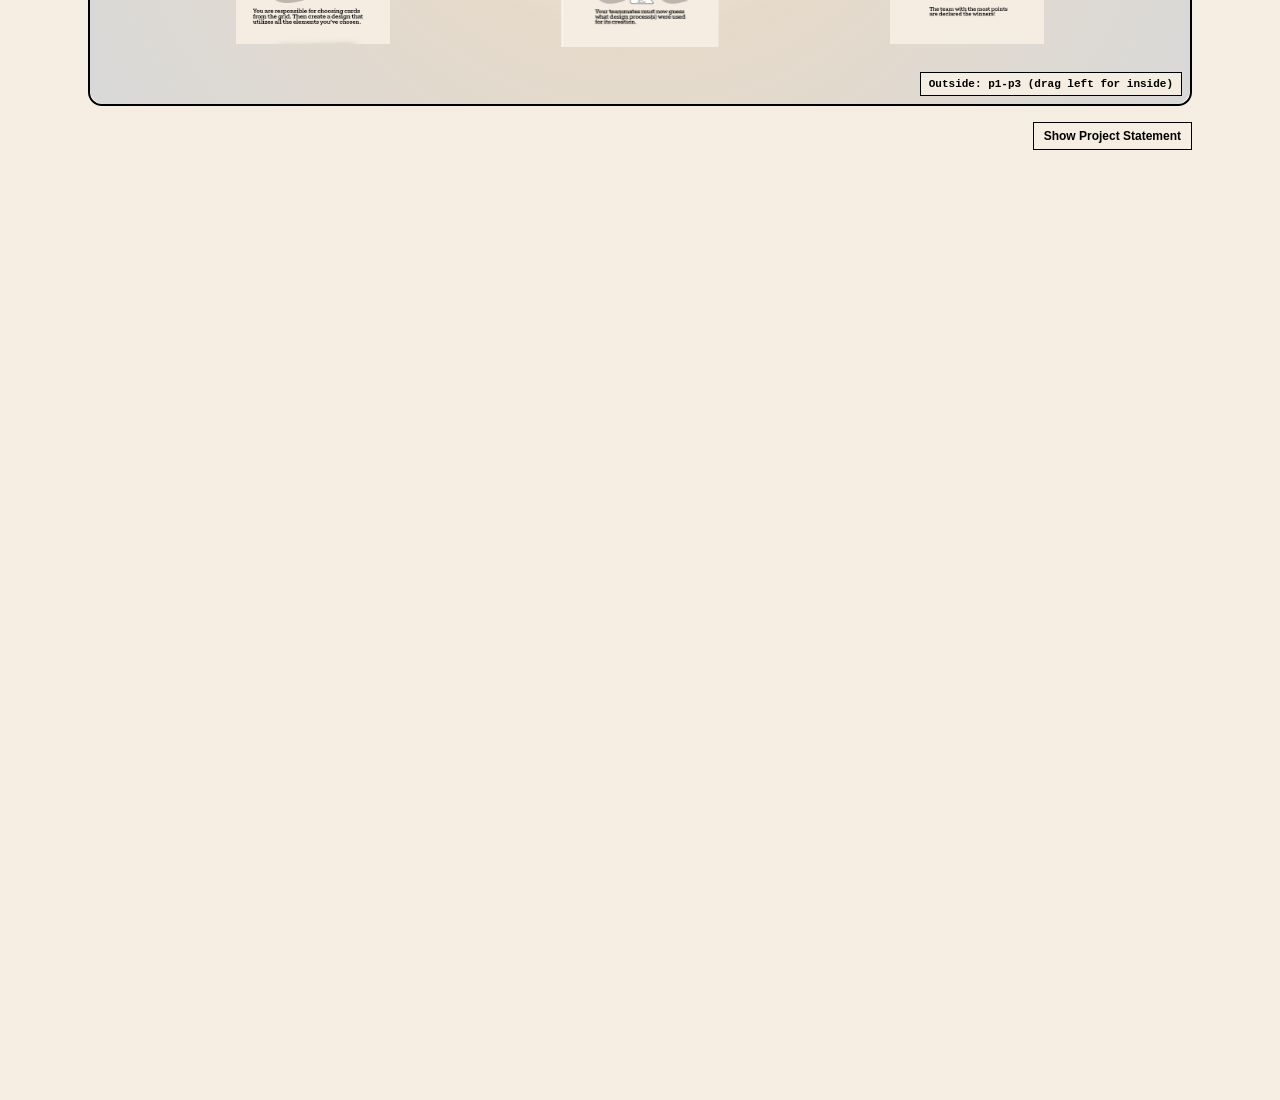
<file: project-brief-cipher.html>
<!DOCTYPE html>
<html lang="en">
<head>
    <meta charset="UTF-8">
    <meta name="viewport" content="width=device-width, initial-scale=1.0">
    <title>Game Project - Ryan Menzildjian</title>
    <link rel="preconnect" href="https://fonts.googleapis.com">
    <link rel="preconnect" href="https://fonts.gstatic.com" crossorigin>
    <link href="https://fonts.googleapis.com/css2?family=Inter:wght@400;500;600;700&family=Archivo+Black&display=swap" rel="stylesheet">
    <link rel="stylesheet" href="styles.css">
    <style>
        :root {
            --project-primary: #000000;
            --project-secondary: #000000;
            --project-accent: #000000;
            --project-accent-2: #000000;
            --project-dark: #000000;
            --project-light: #f6eee3;
            --project-card-bg: #f6eee3;
        }

        body {
            background: #f6eee3;
            color: var(--project-dark);
            margin: 0;
            min-height: 100vh;
            overflow-x: hidden;
        }

        .project-page-header {
            background: #000000;
            color: white;
            padding: 20px 40px;
            display: flex;
            justify-content: space-between;
            align-items: center;
            box-shadow: none;
            opacity: 0;
            transition: opacity 0.6s ease;
        }

        .project-page-header h1 {
            margin: 0;
            font-size: 24px;
            font-weight: 700;
        }

        .back-link {
            color: white;
            text-decoration: none;
            font-size: 16px;
            padding: 8px 16px;
            border: 2px solid white;
            border-radius: 4px;
            transition: all 0.3s ease;
        }

        .back-link:hover {
            background: white;
            color: var(--project-primary);
        }

        .project-page-content {
            max-width: 1400px;
            margin: 0 auto;
            padding: 50px 32px 60px;
            opacity: 0;
            transform: translateY(20px);
            transition: opacity 0.6s ease, transform 0.6s ease;
        }

        .project-page-info {
            background: transparent;
            border: none;
            box-shadow: none;
            padding: 36px;
            margin-bottom: 30px;
        }

        .project-page-info h2 {
            margin: 0 0 24px;
            color: var(--project-primary);
            font-size: 32px;
        }

        .project-info-grid {
            display: grid;
            grid-template-columns: 1fr 1fr;
            gap: 36px;
        }

        .project-info-column {
            display: flex;
            flex-direction: column;
            gap: 22px;
        }

        .info-item {
            display: flex;
            flex-direction: column;
            gap: 8px;
        }

        .info-label {
            font-size: 14px;
            font-weight: 700;
            text-transform: uppercase;
            letter-spacing: 1px;
            color: #000000;
        }

        .info-value {
            font-size: 17px;
            line-height: 1.65;
            color: var(--project-dark);
        }

        .info-value ul {
            list-style: none;
            margin: 0;
            padding: 0;
        }

        .info-value li {
            margin-bottom: 4px;
        }

        .pdf-showcase {
            margin-top: 28px;
            padding: 20px;
            border: none;
            border-radius: 18px;
            background: #f6eee3;
        }

        .pdf-showcase h3 {
            margin: 0 0 16px;
            font-size: 24px;
            color: var(--project-primary);
        }

        .pdf-showcase-grid {
            display: grid;
            grid-template-columns: repeat(2, minmax(260px, 1fr));
            gap: 18px;
            align-items: start;
        }

        .pdf-card {
            border: 2px solid #000000;
            background: #ffffff;
            box-shadow: none;
            overflow: hidden;
            border-radius: 14px;
            display: flex;
            flex-direction: column;
            align-self: start;
        }

        .pdf-card.game-card {
            grid-column: 1;
            grid-row: 1;
        }

        .pdf-card.process-card {
            grid-column: 2;
            grid-row: 1;
        }

        .pdf-card.pamphlet-card {
            grid-column: 1 / -1;
            grid-row: 2;
        }

        .pdf-card-header {
            display: flex;
            justify-content: space-between;
            align-items: center;
            gap: 12px;
            padding: 12px 14px;
            background: linear-gradient(90deg, rgba(237, 28, 36, 0.12) 0%, rgba(42, 126, 255, 0.16) 100%);
            border-bottom: 1px solid #000000;
        }

        .pdf-card-title {
            font-size: 14px;
            font-weight: 700;
            color: var(--project-dark);
        }

        .pdf-card-link {
            font-size: 12px;
            font-weight: 700;
            color: var(--project-accent-2);
            text-decoration: none;
            white-space: nowrap;
        }

        .pdf-card-link:hover {
            text-decoration: underline;
        }

        .pdf-embed {
            width: 100%;
            height: 420px;
            border: 0;
            background: #ffffff;
        }

        .pdf-reader {
            position: relative;
            width: 100%;
            max-width: 760px;
            margin: 0 auto;
            aspect-ratio: var(--doc-aspect, 8 / 11);
            height: auto;
            background: #ffffff;
            border-top: 1px solid #000000;
            overflow: hidden;
            border-bottom-left-radius: 14px;
            border-bottom-right-radius: 14px;
            cursor: ew-resize;
            touch-action: none;
        }

        .doc-page-img {
            width: 100%;
            height: 100%;
            display: block;
            background: #ffffff;
            object-fit: contain;
            pointer-events: none;
            user-select: none;
            -webkit-user-drag: none;
            user-drag: none;
        }

        .pdf-page-indicator {
            position: absolute;
            top: 6px;
            right: 6px;
            z-index: 4;
            font-size: 9px;
            font-weight: 600;
            color: #000000;
            background: rgba(246, 238, 227, 0.82);
            border: 1px solid rgba(0, 0, 0, 0.6);
            padding: 2px 6px;
            border-radius: 6px;
            pointer-events: none;
        }

        .doc-action-btn {
            font-size: 12px;
            font-weight: 700;
            color: #000000;
            background: #f6eee3;
            border: 1px solid #000000;
            padding: 6px 10px;
            cursor: pointer;
        }

        .doc-action-btn:hover {
            background: #000000;
            color: #f6eee3;
        }

        .pamphlet-stage {
            perspective: 1400px;
            height: 420px;
            display: flex;
            align-items: center;
            justify-content: center;
            overflow: hidden;
            background:
                radial-gradient(circle at 50% 20%, rgba(255, 255, 255, 0.45) 0%, rgba(226, 212, 194, 0.88) 42%, rgba(0, 0, 0, 0.15) 100%);
            padding: 10px;
            cursor: grab;
            border-bottom-left-radius: 14px;
            border-bottom-right-radius: 14px;
            --tilt-x: 0deg;
            --tilt-y: 0deg;
            --open-progress: 0;
            --side-progress: 0;
            --page-turn: 0deg;
            touch-action: none;
        }

        .pdf-card.pamphlet-card .pamphlet-stage {
            height: 420px;
        }

        .pamphlet-stage.dragging {
            cursor: grabbing;
        }

        .pamphlet-fold {
            position: absolute;
            inset: 0;
            margin: auto;
            width: min(90%, 980px);
            height: min(72%, 320px);
            display: grid;
            grid-template-columns: 1fr 1fr 1fr;
            gap: 0;
            transform-style: preserve-3d;
            transform: rotateX(var(--tilt-x)) rotateY(var(--tilt-y));
            transition: transform 0.2s ease, opacity 0.2s ease;
            will-change: transform;
        }

        .pamphlet-fold.outside {
            opacity: calc(1 - var(--side-progress));
        }

        .pamphlet-fold.inside {
            opacity: var(--side-progress);
        }

        .pamphlet-panel {
            position: relative;
            overflow: hidden;
            border: none;
            background: transparent;
            transform-origin: center center;
            transition: transform 0.18s linear, filter 0.18s linear, box-shadow 0.18s linear;
            backface-visibility: hidden;
            transform-style: preserve-3d;
            display: flex;
            align-items: center;
            justify-content: center;
        }

        .pamphlet-stage.dragging .pamphlet-fold,
        .pamphlet-stage.dragging .pamphlet-panel {
            transition: none;
        }

        .pamphlet-panel img {
            width: 100%;
            height: 100%;
            border: 0;
            background: transparent;
            object-fit: contain;
            display: block;
            pointer-events: none;
            user-select: none;
            -webkit-user-drag: none;
            user-drag: none;
        }

        .pamphlet-hint {
            position: absolute;
            bottom: 8px;
            right: 8px;
            z-index: 3;
            font-size: 11px;
            font-weight: 700;
            padding: 5px 8px;
            border: 1px solid #000000;
            background: rgba(246, 238, 227, 0.94);
            color: #000000;
        }

        .pamphlet-state-dots {
            position: absolute;
            top: 8px;
            right: 8px;
            z-index: 3;
            display: flex;
            gap: 6px;
            padding: 5px 8px;
            border: 1px solid #000000;
            background: rgba(246, 238, 227, 0.94);
        }

        .pamphlet-dot {
            width: 8px;
            height: 8px;
            border-radius: 50%;
            border: 1px solid #000000;
            background: transparent;
            opacity: 0.7;
            transition: transform 0.2s ease, background 0.2s ease, opacity 0.2s ease;
        }

        .pamphlet-dot.active {
            background: #000000;
            opacity: 1;
            transform: scale(1.1);
        }

        .pamphlet-drag-tip {
            position: absolute;
            top: 10px;
            left: 50%;
            transform: translateX(-50%);
            z-index: 4;
            font-size: 11px;
            font-weight: 700;
            padding: 6px 10px;
            border: 1px solid #000000;
            background: rgba(246, 238, 227, 0.95);
            color: #000000;
            white-space: nowrap;
        }

        .pamphlet-drag-tip::after {
            content: '↔';
            display: inline-block;
            margin-left: 6px;
            animation: dragHintSlide 1.2s ease-in-out infinite;
        }

        @keyframes dragHintSlide {
            0%, 100% { transform: translateX(-4px); opacity: 0.7; }
            50% { transform: translateX(4px); opacity: 1; }
        }

        .pamphlet-panel-left,
        .pamphlet-panel-right {
            cursor: ew-resize;
        }

        .pamphlet-panel-center {
            cursor: pointer;
        }

        .pamphlet-fold .pamphlet-panel-left {
            transform-origin: right center;
            transform: rotateY(calc((1 - var(--open-progress)) * -48deg)) translateX(calc((1 - var(--open-progress)) * 0%));
            filter: brightness(0.82);
        }

        .pamphlet-fold .pamphlet-panel-center {
            transform: scale(1.02);
            z-index: 3;
        }

        .pamphlet-fold .pamphlet-panel-right {
            transform-origin: left center;
            transform: rotateY(calc((1 - var(--open-progress)) * 48deg)) translateX(calc((1 - var(--open-progress)) * 0%));
            filter: brightness(0.82);
        }

        .pamphlet-stage .pamphlet-panel-left,
        .pamphlet-stage .pamphlet-panel-center,
        .pamphlet-stage .pamphlet-panel-right {
            filter: brightness(1);
        }

        .pamphlet-fold.outside .pamphlet-panel-center {
            transform: scale(1.02) rotateY(var(--page-turn));
        }

        .pamphlet-fold.inside .pamphlet-panel-center {
            transform: scale(1.02) rotateY(calc(var(--page-turn) * -1));
        }

        .pamphlet-stage .pamphlet-panel:hover {
            box-shadow: none;
            filter: brightness(1.03);
        }

        .statement-toggle-wrap {
            margin-top: 16px;
            display: flex;
            justify-content: flex-end;
        }

        .statement-card {
            margin-top: 14px;
        }

        .statement-card.hidden {
            display: none;
        }

        .palette-row {
            display: flex;
            flex-wrap: wrap;
            gap: 10px;
            margin-top: 10px;
        }

        .swatch {
            width: 54px;
            height: 28px;
            border-radius: 999px;
            border: 1px solid rgba(35, 31, 32, 0.25);
        }

        @media (max-width: 1000px) {
            .project-info-grid,
            .pdf-showcase-grid {
                grid-template-columns: 1fr;
            }

            .pdf-card.game-card,
            .pdf-card.process-card,
            .pdf-card.pamphlet-card {
                grid-column: auto;
                grid-row: auto;
            }

            .pdf-card.pamphlet-card .pamphlet-stage {
                height: 420px;
            }
        }
    </style>
</head>
<body>
    <header class="project-page-header">
        <h1>Game Project</h1>
        <a href="index.html" class="back-link" id="back-to-portfolio">← Back to Portfolio</a>
    </header>

    <div class="project-page-content">
        <div class="project-page-info">
            <h2>Project Details</h2>
            <div class="project-info-grid">
                <div class="project-info-column">
                    <div class="info-item">
                        <div class="info-label">Services</div>
                        <div class="info-value">
                            <ul>
                                <li>Game System Design</li>
                                <li>Visual Identity</li>
                                <li>Print Collateral + Packaging</li>
                            </ul>
                        </div>
                    </div>
                    <div class="info-item">
                        <div class="info-label">Client</div>
                        <div class="info-value">BA Studio Project</div>
                    </div>
                    <div class="info-item">
                        <div class="info-label">Location</div>
                        <div class="info-value">Binghamton, NY</div>
                    </div>
                    <div class="info-item">
                        <div class="info-label">Year</div>
                        <div class="info-value">2025</div>
                    </div>
                </div>
                <div class="project-info-column">
                    <div class="info-item">
                        <div class="info-label">Credits</div>
                        <div class="info-value">Concept, rules design, visual identity, and production mockups by Ryan Menzildjian. The game takes inspiration from Codenames and Pictionary and turns it into a design-thinking activity with cards, rule pamphlets, and physical components.</div>
                    </div>
                    <div class="info-item">
                        <div class="info-label">Info</div>
                        <div class="info-value">Brief Cipher is a fast team game where a Lead Designer gets 60 seconds to sketch selected process cards from a shared 5x5 grid. Teammates guess the clue, score by difficulty, and learn design language through play. After critique, I shifted the system from concept cards to process-focused cards and refined typography, color, and layout for quick readability.</div>
                    </div>
                    <div class="info-item">
                        <div class="info-label">Project Palette</div>
                        <div class="info-value">
                            Full Brief Cipher palette:
                            <div class="palette-row" aria-label="Brief Cipher color palette">
                                <div class="swatch" title="#231F20" style="background:#231F20;"></div>
                                <div class="swatch" title="#F6EEE3" style="background:#F6EEE3;"></div>
                                <div class="swatch" title="#2E3192" style="background:#2E3192;"></div>
                                <div class="swatch" title="#8B5E3C" style="background:#8B5E3C;"></div>
                                <div class="swatch" title="#957351" style="background:#957351;"></div>
                                <div class="swatch" title="#A97C50" style="background:#A97C50;"></div>
                                <div class="swatch" title="#A7A9AC" style="background:#A7A9AC;"></div>
                                <div class="swatch" title="#ED1C24" style="background:#ED1C24;"></div>
                                <div class="swatch" title="#EF4136" style="background:#EF4136;"></div>
                                <div class="swatch" title="#FF3F3F" style="background:#FF3F3F;"></div>
                                <div class="swatch" title="#2A7EFF" style="background:#2A7EFF;"></div>
                                <div class="swatch" title="#FFDB3C" style="background:#FFDB3C;"></div>
                                <div class="swatch" title="#A0FF3F" style="background:#A0FF3F;"></div>
                                <div class="swatch" title="#FFBFBB" style="background:#FFBFBB;"></div>
                            </div>
                        </div>
                    </div>
                </div>
            </div>

            <section class="pdf-showcase">
                <h3>Live Project Documents</h3>
                <div class="pdf-showcase-grid">
                    <article class="pdf-card game-card">
                        <div class="pdf-card-header">
                            <span class="pdf-card-title">Game Deck + Overview</span>
                            <span class="pdf-card-link">Drag or scroll to change page</span>
                        </div>
                        <div class="pdf-reader" data-prefix="Brief Cipher Game Project/310_P3_Menzildjian_Game_page-" data-pages="4" data-label="Game Deck + Overview">
                            <img class="doc-page-img" alt="Brief Cipher game PDF page viewer">
                            <div class="pdf-page-indicator">Page 1 / 4</div>
                        </div>
                    </article>
                    <article class="pdf-card pamphlet-card">
                        <div class="pdf-card-header">
                            <span class="pdf-card-title">Rules Pamphlet (Interactive)</span>
                            <span class="pdf-card-link">Drag horizontally to open/flip sides</span>
                        </div>
                        <div class="pamphlet-stage" id="pamphlet-stage" data-open="false">
                            <div class="pamphlet-drag-tip">Drag left or right</div>
                            <div class="pamphlet-fold outside" id="pamphlet-side-outside">
                                <div class="pamphlet-panel pamphlet-panel-left">
                                    <img src="Brief Cipher Game Project/310_P3_Menzildjian_Rules_page-0001.jpg" alt="Rules pamphlet page 1">
                                </div>
                                <div class="pamphlet-panel pamphlet-panel-center">
                                    <img src="Brief Cipher Game Project/310_P3_Menzildjian_Rules_page-0002.jpg" alt="Rules pamphlet page 2">
                                </div>
                                <div class="pamphlet-panel pamphlet-panel-right">
                                    <img src="Brief Cipher Game Project/310_P3_Menzildjian_Rules_page-0003.jpg" alt="Rules pamphlet page 3">
                                </div>
                            </div>
                            <div class="pamphlet-fold inside" id="pamphlet-side-inside">
                                <div class="pamphlet-panel pamphlet-panel-left">
                                    <img src="Brief Cipher Game Project/310_P3_Menzildjian_Rules_page-0004.jpg" alt="Rules pamphlet page 4">
                                </div>
                                <div class="pamphlet-panel pamphlet-panel-center">
                                    <img src="Brief Cipher Game Project/310_P3_Menzildjian_Rules_page-0005.jpg" alt="Rules pamphlet page 5">
                                </div>
                                <div class="pamphlet-panel pamphlet-panel-right">
                                    <img src="Brief Cipher Game Project/310_P3_Menzildjian_Rules_page-0006.jpg" alt="Rules pamphlet page 6">
                                </div>
                            </div>
                            <div class="pamphlet-hint" id="pamphlet-hint">Outside: p1-p3</div>
                            <div class="pamphlet-state-dots" aria-hidden="true">
                                <span class="pamphlet-dot" id="pamphlet-dot-0"></span>
                                <span class="pamphlet-dot" id="pamphlet-dot-1"></span>
                                <span class="pamphlet-dot" id="pamphlet-dot-2"></span>
                            </div>
                        </div>
                    </article>
                    <article class="pdf-card process-card">
                        <div class="pdf-card-header">
                            <span class="pdf-card-title">Process Book</span>
                            <span class="pdf-card-link">Drag or scroll to change page</span>
                        </div>
                        <div class="pdf-reader" data-prefix="Brief Cipher Game Project/310_P3_Menzildjian_Process_page-" data-pages="10" data-label="Process Book">
                            <img class="doc-page-img" alt="Brief Cipher process PDF page viewer">
                            <div class="pdf-page-indicator">Page 1 / 10</div>
                        </div>
                    </article>
                </div>
                <div class="statement-toggle-wrap">
                    <button type="button" class="doc-action-btn" id="toggle-statement">Show Project Statement</button>
                </div>
                <article class="pdf-card statement-card hidden" id="statement-card">
                    <div class="pdf-card-header">
                        <span class="pdf-card-title">Project Statement</span>
                        <span class="pdf-card-link">Drag or scroll to change page</span>
                    </div>
                    <div class="pdf-reader" data-prefix="Brief Cipher Game Project/310_P3_Menzildjian_Statement_page-" data-pages="2" data-label="Project Statement">
                        <img class="doc-page-img" alt="Brief Cipher statement PDF page viewer">
                        <div class="pdf-page-indicator">Page 1 / 2</div>
                    </div>
                </article>
            </section>
        </div>
    </div>

    <script>
        document.addEventListener('DOMContentLoaded', () => {
            const content = document.querySelector('.project-page-content');
            const header = document.querySelector('.project-page-header');

            if (sessionStorage.getItem('pageTransitioning') === 'true') {
                if (content) {
                    content.style.opacity = '0';
                    content.style.transform = 'translateY(20px)';
                }
                if (header) {
                    header.style.opacity = '0';
                }

                setTimeout(() => {
                    if (content) {
                        content.style.opacity = '1';
                        content.style.transform = 'translateY(0)';
                    }
                    if (header) {
                        header.style.opacity = '1';
                    }
                }, 100);
                sessionStorage.removeItem('pageTransitioning');
            } else {
                requestAnimationFrame(() => {
                    if (content) {
                        content.style.opacity = '1';
                        content.style.transform = 'translateY(0)';
                    }
                    if (header) {
                        header.style.opacity = '1';
                    }
                });
            }

            const pamphletStage = document.getElementById('pamphlet-stage');
            const pamphletOutside = document.getElementById('pamphlet-side-outside');
            const pamphletInside = document.getElementById('pamphlet-side-inside');
            const pamphletHint = document.getElementById('pamphlet-hint');
            if (pamphletStage && pamphletOutside && pamphletInside) {
                const states = [
                    { open: 0, side: 0, hint: 'Closed cover (drag left to open)' },
                    { open: 1, side: 0, hint: 'Outside: p1-p3 (drag left for inside)' },
                    { open: 1, side: 1, hint: 'Inside: p4-p6 (drag right for outside)' }
                ];

                let stateIndex = 1;
                let openProgress = states[stateIndex].open;
                let sideProgress = states[stateIndex].side;
                let pageTurnDeg = 0;
                let dragStartX = 0;
                let dragStartY = 0;
                let dragFromState = stateIndex;
                let dragToState = stateIndex;
                let dragProgress = 0;
                let draggingPamphlet = false;
                let rafPending = false;
                const dots = [
                    document.getElementById('pamphlet-dot-0'),
                    document.getElementById('pamphlet-dot-1'),
                    document.getElementById('pamphlet-dot-2')
                ];

                function syncPamphletHint() {
                    if (!pamphletHint) {
                        return;
                    }
                    pamphletHint.textContent = states[stateIndex].hint;
                }

                function syncDots() {
                    dots.forEach((dot, index) => {
                        if (!dot) {
                            return;
                        }
                        dot.classList.toggle('active', index === stateIndex);
                    });
                }

                function applyPamphletState() {
                    pamphletStage.style.setProperty('--open-progress', String(openProgress));
                    pamphletStage.style.setProperty('--side-progress', String(sideProgress));
                    pamphletStage.style.setProperty('--page-turn', `${pageTurnDeg.toFixed(2)}deg`);
                    pamphletStage.setAttribute('data-open', openProgress > 0.6 ? 'true' : 'false');
                    pamphletOutside.style.pointerEvents = sideProgress < 0.5 ? 'auto' : 'none';
                    pamphletInside.style.pointerEvents = sideProgress >= 0.5 ? 'auto' : 'none';
                    syncPamphletHint();
                    syncDots();
                }

                function clamp(value, min, max) {
                    return Math.max(min, Math.min(max, value));
                }

                function lerp(start, end, t) {
                    return start + (end - start) * t;
                }

                function goToState(nextIndex) {
                    stateIndex = clamp(nextIndex, 0, states.length - 1);
                    openProgress = states[stateIndex].open;
                    sideProgress = states[stateIndex].side;
                    pageTurnDeg = 0;
                    applyPamphletState();
                }

                pamphletStage.addEventListener('pointerdown', (event) => {
                    dragStartX = event.clientX;
                    dragStartY = event.clientY;
                    dragFromState = stateIndex;
                    dragToState = stateIndex;
                    dragProgress = 0;
                    draggingPamphlet = true;
                    pamphletStage.classList.add('dragging');
                    event.preventDefault();
                    if (pamphletStage.setPointerCapture) {
                        pamphletStage.setPointerCapture(event.pointerId);
                    }
                });

                pamphletStage.addEventListener('pointermove', (event) => {
                    if (!draggingPamphlet) {
                        return;
                    }
                    const deltaX = event.clientX - dragStartX;
                    const deltaY = event.clientY - dragStartY;
                    if (Math.abs(deltaY) > Math.abs(deltaX) + 16) {
                        return;
                    }
                    event.preventDefault();

                    const direction = deltaX < 0 ? 1 : -1;
                    dragToState = clamp(dragFromState + direction, 0, states.length - 1);
                    dragProgress = clamp(Math.abs(deltaX) / 165, 0, 1);

                    const from = states[dragFromState];
                    const to = states[dragToState];
                    openProgress = lerp(from.open, to.open, dragProgress);
                    sideProgress = lerp(from.side, to.side, dragProgress);

                    if ((dragFromState === 1 && dragToState === 2) || (dragFromState === 2 && dragToState === 1)) {
                        pageTurnDeg = clamp((direction < 0 ? -1 : 1) * dragProgress * 38, -38, 38);
                    } else {
                        pageTurnDeg = clamp((direction < 0 ? -1 : 1) * dragProgress * 18, -18, 18);
                    }

                    if (!rafPending) {
                        rafPending = true;
                        requestAnimationFrame(() => {
                            applyPamphletState();
                            rafPending = false;
                        });
                    }
                });

                function endPamphletDrag() {
                    if (!draggingPamphlet) {
                        return;
                    }
                    draggingPamphlet = false;
                    pamphletStage.classList.remove('dragging');
                    if (dragProgress > 0.33) {
                        goToState(dragToState);
                    } else {
                        goToState(dragFromState);
                    }
                }

                pamphletStage.addEventListener('pointerup', endPamphletDrag);
                pamphletStage.addEventListener('pointercancel', endPamphletDrag);

                pamphletStage.addEventListener('mousemove', (event) => {
                    const rect = pamphletStage.getBoundingClientRect();
                    const x = (event.clientX - rect.left) / rect.width;
                    const y = (event.clientY - rect.top) / rect.height;
                    const tiltY = ((x - 0.5) * 8).toFixed(2);
                    const tiltX = ((0.5 - y) * 6).toFixed(2);
                    pamphletStage.style.setProperty('--tilt-y', `${tiltY}deg`);
                    pamphletStage.style.setProperty('--tilt-x', `${tiltX}deg`);
                });

                pamphletStage.addEventListener('mouseleave', () => {
                    pamphletStage.style.setProperty('--tilt-y', '0deg');
                    pamphletStage.style.setProperty('--tilt-x', '0deg');
                    endPamphletDrag();
                });

                applyPamphletState();
            }

            document.querySelectorAll('.pamphlet-panel img').forEach((img) => {
                img.setAttribute('draggable', 'false');
                img.addEventListener('dragstart', (event) => event.preventDefault());
            });

            const statementCard = document.getElementById('statement-card');
            const statementToggle = document.getElementById('toggle-statement');
            if (statementCard && statementToggle) {
                statementToggle.addEventListener('click', () => {
                    const isHidden = statementCard.classList.contains('hidden');
                    statementCard.classList.toggle('hidden');
                    statementToggle.textContent = isHidden ? 'Hide Project Statement' : 'Show Project Statement';
                });
            }

            const pdfReaders = document.querySelectorAll('.pdf-reader');
            pdfReaders.forEach((reader) => {
                const pageImage = reader.querySelector('.doc-page-img');
                const indicator = reader.querySelector('.pdf-page-indicator');
                const pagePrefix = reader.getAttribute('data-prefix');
                const totalPages = Number(reader.getAttribute('data-pages') || '1');
                let currentPage = 1;
                let dragStartX = 0;
                let dragging = false;
                let lastWheelAt = 0;
                let lastLoadedPage = -1;

                function updateFrame() {
                    if (!pageImage || !pagePrefix) {
                        return;
                    }
                    if (currentPage === lastLoadedPage) {
                        return;
                    }
                    const paddedPage = String(currentPage).padStart(4, '0');
                    pageImage.src = `${pagePrefix}${paddedPage}.jpg`;
                    pageImage.onload = () => {
                        if (pageImage.naturalWidth > 0 && pageImage.naturalHeight > 0) {
                            reader.style.setProperty('--doc-aspect', `${pageImage.naturalWidth} / ${pageImage.naturalHeight}`);
                        }
                    };
                    lastLoadedPage = currentPage;
                    if (indicator) {
                        indicator.textContent = `Page ${currentPage} / ${totalPages}`;
                    }
                }

                function goPrev() {
                    currentPage = Math.max(1, currentPage - 1);
                    updateFrame();
                }

                function goNext() {
                    currentPage = Math.min(totalPages, currentPage + 1);
                    updateFrame();
                }

                reader.addEventListener('pointerdown', (event) => {
                    dragging = true;
                    dragStartX = event.clientX;
                    if (reader.setPointerCapture) {
                        reader.setPointerCapture(event.pointerId);
                    }
                });

                reader.addEventListener('pointerup', (event) => {
                    if (!dragging) {
                        return;
                    }
                    const deltaX = event.clientX - dragStartX;
                    if (deltaX > 45) {
                        goPrev();
                    } else if (deltaX < -45) {
                        goNext();
                    } else {
                        const rect = reader.getBoundingClientRect();
                        const relativeX = event.clientX - rect.left;
                        if (relativeX < rect.width * 0.4) {
                            goPrev();
                        } else if (relativeX > rect.width * 0.6) {
                            goNext();
                        }
                    }
                    dragging = false;
                });

                reader.addEventListener('pointercancel', () => {
                    dragging = false;
                });

                reader.addEventListener('wheel', (event) => {
                    event.preventDefault();
                    const now = Date.now();
                    if (now - lastWheelAt < 220) {
                        return;
                    }
                    const delta = Math.abs(event.deltaY) > Math.abs(event.deltaX) ? event.deltaY : event.deltaX;
                    if (delta > 0) {
                        goNext();
                    } else if (delta < 0) {
                        goPrev();
                    }
                    lastWheelAt = now;
                }, { passive: false });

                updateFrame();
            });
        });
    </script>
    <script src="image-compat.js"></script>
</body>
</html>
</file>
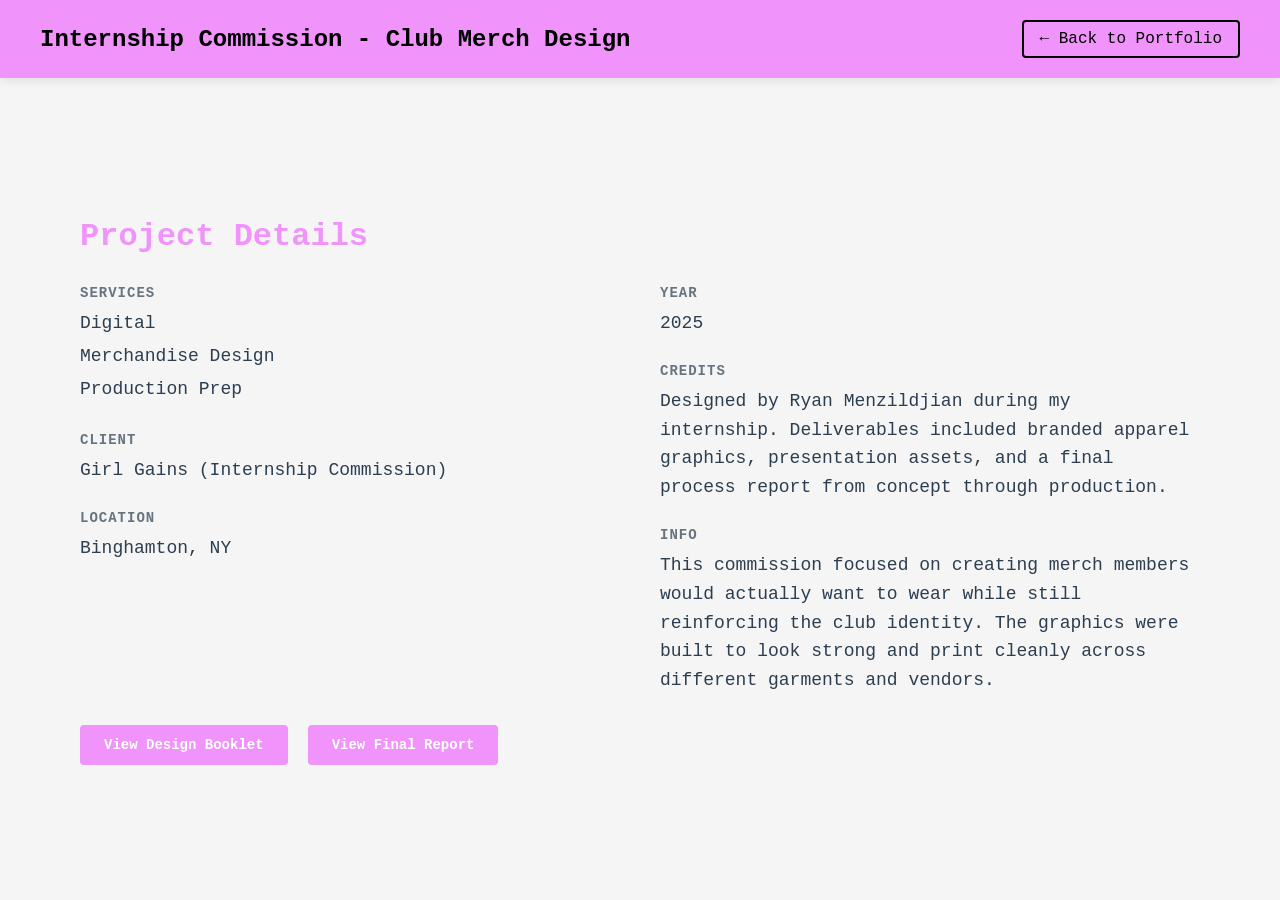
<file: project-internship.html>
<!DOCTYPE html>
<html lang="en">
<head>
    <meta charset="UTF-8">
    <meta name="viewport" content="width=device-width, initial-scale=1.0">
    <title>Internship Commission - Club Merch Design - Ryan Menzildjian</title>
    <link rel="preconnect" href="https://fonts.googleapis.com">
    <link rel="preconnect" href="https://fonts.gstatic.com" crossorigin>
    <link href="https://fonts.googleapis.com/css2?family=Inter:wght@400;500;600;700&family=Archivo+Black&display=swap" rel="stylesheet">
    <link rel="stylesheet" href="styles.css">
    <style>
        :root {
            --project-primary: #f093fb;
            --project-secondary: #f5576c;
            --project-accent: #4facfe;
            --project-dark: #2C3E50;
            --project-light: #F5F5F5;
            --theme-primary: #f093fb;
            --theme-secondary: #f5576c;
            --theme-accent: #4facfe;
            --theme-text: #000000;
            --theme-bg-muted: #F5F5F5;
        }

        .color-theme-primary { background-color: var(--project-primary); }
        .color-theme-secondary { background-color: var(--project-secondary); }
        .color-theme-accent { background-color: var(--project-accent); }

        body {
            background: var(--theme-bg-muted, #F5F5F5);
            color: var(--project-dark, #2C3E50);
            margin: 0;
            padding: 0;
            overflow-x: hidden;
            overflow-y: auto;
            min-height: 100vh;
            height: auto;
            transition: background 0.6s ease, color 0.6s ease;
        }
        
        html {
            height: auto;
            overflow-x: hidden;
        }

        .project-page-content {
            opacity: 0;
            transform: translateY(20px);
            transition: opacity 0.6s ease, transform 0.6s ease;
        }

        .project-page-header {
            opacity: 0;
            transition: opacity 0.6s ease;
        }

        .project-page-header {
            background: var(--theme-primary);
            color: var(--theme-text);
            padding: 20px 40px;
            display: flex;
            justify-content: space-between;
            align-items: center;
            box-shadow: 0 2px 10px rgba(0, 0, 0, 0.1);
            opacity: 0;
            transition: opacity 0.6s ease, background 0.6s ease, color 0.6s ease;
        }

        .project-page-header h1 {
            margin: 0;
            color: var(--theme-text);
            font-size: 24px;
            font-weight: 700;
        }

        .back-link {
            color: var(--theme-text);
            text-decoration: none;
            font-size: 16px;
            padding: 8px 16px;
            border: 2px solid var(--theme-text);
            border-radius: 4px;
            transition: all 0.3s ease;
        }

        .back-link:hover {
            background: var(--theme-text);
            color: var(--theme-primary);
        }

        .project-page-content {
            max-width: 1400px;
            margin: 0 auto;
            padding: 60px 40px;
        }

        .project-page-gallery {
            display: grid;
            grid-template-columns: repeat(auto-fit, minmax(300px, 1fr));
            gap: 30px;
            margin-bottom: 40px;
            perspective: 1200px;
        }

        .project-page-image {
            width: 100%;
            border: 3px solid var(--project-primary);
            box-shadow: 0 4px 12px rgba(0, 0, 0, 0.1);
            transition: transform 0.5s cubic-bezier(0.23, 1, 0.32, 1), box-shadow 0.5s ease;
            transform-style: preserve-3d;
            cursor: pointer;
        }

        .project-page-image:hover {
            transform: translateY(-15px) rotateX(8deg) rotateY(-8deg) scale(1.05);
            box-shadow: 0 25px 50px rgba(0, 0, 0, 0.25), 0 0 40px rgba(0, 0, 0, 0.15);
        }

        .project-page-info {
            background: transparent;
            padding: 40px;
            border: none;
            margin-bottom: 30px;
        }

        .project-page-info h2 {
            color: var(--project-primary);
            font-size: 32px;
            margin-bottom: 30px;
        }

        .project-info-grid {
            display: grid;
            grid-template-columns: 1fr 1fr;
            gap: 40px;
        }

        .project-info-column {
            display: flex;
            flex-direction: column;
            gap: 25px;
        }

        .info-item {
            display: flex;
            flex-direction: column;
            gap: 8px;
        }

        .info-label {
            font-size: 14px;
            font-weight: 600;
            text-transform: uppercase;
            letter-spacing: 1px;
            color: var(--project-dark);
            opacity: 0.7;
        }

        .info-value {
            font-size: 18px;
            line-height: 1.6;
            color: var(--project-dark);
        }

        .info-value ul {
            list-style: none;
            padding: 0;
            margin: 0;
        }

        .info-value li {
            margin-bottom: 4px;
        }

        .project-page-links {
            display: flex;
            gap: 20px;
            margin-top: 30px;
        }

        .project-page-link {
            padding: 12px 24px;
            background: var(--project-primary);
            color: white;
            text-decoration: none;
            font-weight: 600;
            border-radius: 4px;
            transition: all 0.3s ease;
        }

        .project-page-link:hover {
            background: var(--project-dark);
            transform: translateY(-2px);
            box-shadow: 0 4px 12px rgba(0, 0, 0, 0.2);
        }
    </style>
</head>
<body>
    <header class="project-page-header">
        <h1>Internship Commission - Club Merch Design</h1>
        <a href="index.html" class="back-link" id="back-to-portfolio">← Back to Portfolio</a>
    </header>

    <div class="project-page-content">
        <div class="project-page-gallery">
            <!-- PDFs will be displayed as links since they can't be embedded as images -->
        </div>

        <div class="project-page-info">
            <h2>Project Details</h2>
            <div class="project-info-grid">
                <div class="project-info-column">
                    <div class="info-item">
                        <div class="info-label">Services</div>
                        <div class="info-value">
                            <ul>
                                <li>Digital</li>
                                <li>Merchandise Design</li>
                                <li>Production Prep</li>
                            </ul>
                        </div>
                    </div>
                    <div class="info-item">
                        <div class="info-label">Client</div>
                        <div class="info-value">Girl Gains (Internship Commission)</div>
                    </div>
                    <div class="info-item">
                        <div class="info-label">Location</div>
                        <div class="info-value">Binghamton, NY</div>
                    </div>
                </div>
                <div class="project-info-column">
                    <div class="info-item">
                        <div class="info-label">Year</div>
                        <div class="info-value">2025</div>
                    </div>
                    <div class="info-item">
                        <div class="info-label">Credits</div>
                        <div class="info-value">Designed by Ryan Menzildjian during my internship. Deliverables included branded apparel graphics, presentation assets, and a final process report from concept through production.</div>
                    </div>
                    <div class="info-item">
                        <div class="info-label">Info</div>
                        <div class="info-value">This commission focused on creating merch members would actually want to wear while still reinforcing the club identity. The graphics were built to look strong and print cleanly across different garments and vendors.</div>
                    </div>
                </div>
            </div>
            
            <div class="project-page-links">
                <a href="Internship Commission (Club Merch Design)/GirlGainsDesignsBooklet (2).pdf" target="_blank" class="project-page-link">View Design Booklet</a>
                <a href="Internship Commission (Club Merch Design)/SDA Final Report - Ryan Menzildjian (2).pdf" target="_blank" class="project-page-link">View Final Report</a>
            </div>
        </div>
    </div>

    <script>
        // Page fade-in on load
        document.addEventListener('DOMContentLoaded', () => {
            const content = document.querySelector('.project-page-content');
            const header = document.querySelector('.project-page-header');
            
            if (sessionStorage.getItem('pageTransitioning') === 'true') {
                if (content) {
                    content.style.opacity = '0';
                    content.style.transform = 'translateY(20px)';
                }
                if (header) {
                    header.style.opacity = '0';
                }
                
                setTimeout(() => {
                    if (content) {
                        content.style.transition = 'opacity 0.6s ease, transform 0.6s ease';
                        content.style.opacity = '1';
                        content.style.transform = 'translateY(0)';
                    }
                    if (header) {
                        header.style.transition = 'opacity 0.6s ease';
                        header.style.opacity = '1';
                    }
                }, 100);
                
                sessionStorage.removeItem('pageTransitioning');
            } else {
                if (content) {
                    requestAnimationFrame(() => {
                        content.style.transition = 'opacity 0.6s ease, transform 0.6s ease';
                        content.style.opacity = '1';
                        content.style.transform = 'translateY(0)';
                    });
                }
                if (header) {
                    requestAnimationFrame(() => {
                        header.style.transition = 'opacity 0.6s ease';
                        header.style.opacity = '1';
                    });
                }
            }
        });
    </script>
    <script src="image-compat.js"></script>
</body>
</html>
</file>
<file: styles.css>
@font-face {
    font-family: 'Klose Slab';
    src: url('Klose Slab Regular.ttf') format('truetype');
    font-weight: normal;
    font-style: normal;
}

* {
    margin: 0;
    padding: 0;
    box-sizing: border-box;
}

:root {
    --green-dark: #2D4A3E;
    --green-light: #D4C5A9;
    --beige: #E8DDD4;
    --pink: #FF6B9D;
    --pink-light: #FFB3D1;
    --text-dark: #3A3A3A;
}

body {
    font-family: 'Consolas', 'Monaco', 'Menlo', 'Courier New', monospace;
    font-size: clamp(14px, 1vw, 16px);
    overflow-x: hidden;
    overflow-y: auto;
    height: 300vh;
}

/* Scroll Progress Bar */
.scroll-progress-bar {
    position: fixed;
    top: 0;
    left: 0;
    width: 0%;
    height: 4px;
    background: var(--green-light);
    z-index: 10000;
    transition: width 0.1s ease-out;
    box-shadow: 0 2px 4px rgba(0, 0, 0, 0.2);
}

/* Top Section - Green Background */
.top-section {
    min-height: 100vh;
    background: var(--green-dark);
    background-image: 
        repeating-linear-gradient(0deg, transparent, transparent 2px, rgba(0,0,0,0.03) 2px, rgba(0,0,0,0.03) 4px),
        repeating-linear-gradient(90deg, transparent, transparent 2px, rgba(0,0,0,0.03) 2px, rgba(0,0,0,0.03) 4px);
    position: fixed;
    top: 0;
    left: 0;
    right: 0;
    z-index: 1;
    display: flex;
    flex-direction: column;
    justify-content: space-between;
    padding: clamp(15px, 3vw, 40px);
}

.header-nav {
    display: flex;
    justify-content: space-between;
    align-items: center;
    margin-bottom: auto;
    position: relative;
    z-index: 100;
    pointer-events: auto;
    background: rgba(45, 74, 62, 0.9);
    backdrop-filter: blur(10px);
    border-radius: 50px;
    padding: 15px clamp(25px, 5vw, 80px);
    box-shadow: 0 8px 32px rgba(0, 0, 0, 0.2);
    border: 1px solid rgba(255, 255, 255, 0.1);
    max-width: 800px;
    margin-left: auto;
    margin-right: auto;
    width: 100%;
}

.name-header {
    font-size: clamp(14px, 1.2vw, 18px);
    font-weight: 500;
    color: var(--green-light);
    letter-spacing: 1px;
}

.nav-menu {
    display: flex;
    gap: 30px;
}

.nav-menu a {
    color: var(--green-light);
    text-decoration: none;
    font-size: clamp(13px, 1vw, 16px);
    font-weight: 400;
    letter-spacing: 0.5px;
    position: relative;
    transition: opacity 0.3s;
    display: inline-block;
}

.nav-menu a::after {
    content: '';
    position: absolute;
    bottom: -8px;
    left: 0;
    width: 100%;
    height: 2px;
    background: var(--green-light);
    transform: scaleX(0);
    transform-origin: left;
    transition: transform 0.3s ease;
}

.nav-menu a:hover::after {
    transform: scaleX(1);
    animation: none;
}

@keyframes underlineSlide {
    0%, 100% {
        transform: scaleX(0);
    }
    50% {
        transform: scaleX(1);
    }
}

.portfolio-title {
    font-family: 'Klose Slab', sans-serif;
    font-size: clamp(2.5rem, 12vw, 12rem);
    color: #F0EAD6;
    text-transform: uppercase;
    text-align: center;
    letter-spacing: -0.07em;
    line-height: 0.75;
    font-weight: 900;
    position: relative;
    z-index: 1;
    margin: auto 0;
    padding: 60px clamp(10px, 2vw, 40px);
    margin-top: 0px;
    cursor: pointer;
    transition: transform 0.3s ease;
    width: 100%;
    overflow: visible;
    box-sizing: border-box;
}

.scroll-indicator {
    position: absolute;
    bottom: 40px;
    left: 50%;
    transform: translateX(-50%);
    display: flex;
    flex-direction: column;
    align-items: center;
    gap: 8px;
    z-index: 10;
}

.mouse-icon {
    width: 24px;
    height: 40px;
    border: 2px solid #F0EAD6;
    border-radius: 15px;
    position: relative;
}

.mouse-wheel {
    width: 4px;
    height: 8px;
    background: #F0EAD6;
    border-radius: 2px;
    position: absolute;
    top: 8px;
    left: 50%;
    transform: translateX(-50%);
    animation: scrollWheel 2s ease-in-out infinite;
}

@keyframes scrollWheel {
    0% {
        opacity: 1;
        transform: translateX(-50%) translateY(0);
    }
    100% {
        opacity: 0;
        transform: translateX(-50%) translateY(12px);
    }
}

.portfolio-title:hover {
    transform: scale(1.02);
}

.portfolio-title .word-first,
.portfolio-title .word-second {
    display: block;
    position: relative;
    font-size: 0; /* Remove spacing between inline-block elements */
    white-space: nowrap;
    overflow: visible;
    width: 100%;
    min-width: fit-content;
}

.portfolio-title .word-first {
    letter-spacing: 0.05em;
    text-align: center;
}

.portfolio-title .word-second {
    margin-top: -0.1em;
    margin-left: 0;
    text-align: center;
    letter-spacing: 0.05em;
}

.portfolio-title .letter {
    display: inline-block;
    position: relative;
    margin: 0;
    padding: 0;
    font-size: clamp(1.8rem, 11vw, 12rem); /* Responsive scaling based on viewport */
    -webkit-text-stroke: clamp(0.3px, 0.03vw, 0.5px) #000000;
    text-stroke: clamp(0.3px, 0.03vw, 0.5px) #000000;
    -webkit-text-fill-color: #F0EAD6;
    text-shadow: 
        0 0 clamp(1px, 0.1vw, 2px) #000000,
        0 0 clamp(1px, 0.1vw, 2px) #000000,
        0 0 clamp(1px, 0.1vw, 2px) #000000,
        0 clamp(10px, 1vw, 15px) 0 #000000;
    opacity: 0;
    transform: translateY(30px);
    transition: transform 0.3s ease, color 0.3s ease;
    white-space: nowrap;
}

/* Different idle animations for each letter */
.portfolio-title .word-first .letter:nth-child(1) { 
    animation: fadeInUp 0.8s ease 0.2s forwards, letterFloat 4s ease-in-out 0.2s infinite, waterfallColor 4s ease-in-out 0s infinite; 
}
.portfolio-title .word-first .letter:nth-child(2) { 
    animation: fadeInUp 0.8s ease 0.25s forwards, letterSway 3.5s ease-in-out 0.25s infinite, waterfallColor 4s ease-in-out 0.2s infinite; 
}
.portfolio-title .word-first .letter:nth-child(3) { 
    animation: fadeInUp 0.8s ease 0.3s forwards, letterBounce 3.8s ease-in-out 0.3s infinite, waterfallColor 4s ease-in-out 0.4s infinite; 
}
.portfolio-title .word-first .letter:nth-child(4) { 
    animation: fadeInUp 0.8s ease 0.35s forwards, letterFloat 4.2s ease-in-out 0.35s infinite, waterfallColor 4s ease-in-out 0.6s infinite; 
}
.portfolio-title .word-first .letter:nth-child(5) { 
    animation: fadeInUp 0.8s ease 0.4s forwards, letterPulse 3.2s ease-in-out 0.4s infinite, waterfallColor 4s ease-in-out 0.8s infinite; 
}
.portfolio-title .word-first .letter:nth-child(6) { 
    animation: fadeInUp 0.8s ease 0.45s forwards, letterSway 3.7s ease-in-out 0.45s infinite, waterfallColor 4s ease-in-out 1s infinite; 
}
.portfolio-title .word-first .letter:nth-child(7) { 
    animation: fadeInUp 0.8s ease 0.5s forwards, letterBounce 4.1s ease-in-out 0.5s infinite, waterfallColor 4s ease-in-out 1.2s infinite; 
}
.portfolio-title .word-first .letter:nth-child(8) { 
    animation: fadeInUp 0.8s ease 0.55s forwards, letterFloat 3.9s ease-in-out 0.55s infinite, waterfallColor 4s ease-in-out 1.4s infinite; 
}

.portfolio-title .word-second .letter:nth-child(1) { 
    animation: fadeInUp 0.8s ease 0.6s forwards, letterFloat 4.3s ease-in-out 0.6s infinite, waterfallColor 4s ease-in-out 1.6s infinite; 
}
.portfolio-title .word-second .letter:nth-child(2) { 
    animation: fadeInUp 0.8s ease 0.65s forwards, letterSway 3.6s ease-in-out 0.65s infinite, waterfallColor 4s ease-in-out 1.8s infinite; 
}
.portfolio-title .word-second .letter:nth-child(3) { 
    animation: fadeInUp 0.8s ease 0.7s forwards, letterBounce 3.9s ease-in-out 0.7s infinite, waterfallColor 4s ease-in-out 2s infinite; 
}
.portfolio-title .word-second .letter:nth-child(4) { 
    animation: fadeInUp 0.8s ease 0.75s forwards, letterPulse 4.0s ease-in-out 0.75s infinite, waterfallColor 4s ease-in-out 2.2s infinite; 
}
.portfolio-title .word-second .letter:nth-child(5) { 
    animation: fadeInUp 0.8s ease 0.8s forwards, letterFloat 3.8s ease-in-out 0.8s infinite, waterfallColor 4s ease-in-out 2.4s infinite; 
}
.portfolio-title .word-second .letter:nth-child(6) { 
    animation: fadeInUp 0.8s ease 0.85s forwards, letterSway 4.1s ease-in-out 0.85s infinite, waterfallColor 4s ease-in-out 2.6s infinite; 
}
.portfolio-title .word-second .letter:nth-child(7) { 
    animation: fadeInUp 0.8s ease 0.9s forwards, letterBounce 3.7s ease-in-out 0.9s infinite, waterfallColor 4s ease-in-out 2.8s infinite; 
}
.portfolio-title .word-second .letter:nth-child(8) { 
    animation: fadeInUp 0.8s ease 0.95s forwards, letterPulse 4.2s ease-in-out 0.95s infinite, waterfallColor 4s ease-in-out 3s infinite; 
}
.portfolio-title .word-second .letter:nth-child(9) { 
    animation: fadeInUp 0.8s ease 1s forwards, letterFloat 3.5s ease-in-out 1s infinite, waterfallColor 4s ease-in-out 3.2s infinite; 
}

.portfolio-title:hover .letter {
    color: #E8DDD4;
}

/* Projects Section */
.projects-section {
    min-height: 100vh;
    background: var(--beige);
    background-image: 
        repeating-linear-gradient(0deg, transparent, transparent 2px, rgba(0,0,0,0.02) 2px, rgba(0,0,0,0.02) 4px),
        repeating-linear-gradient(90deg, transparent, transparent 2px, rgba(0,0,0,0.02) 2px, rgba(0,0,0,0.02) 4px);
    padding: 0;
    position: fixed;
    top: 200vh;
    left: 0;
    right: 0;
    z-index: 3;
    transform: translateY(0);
    transition: transform 0.8s cubic-bezier(0.4, 0, 0.2, 1);
    display: flex;
    flex-direction: column;
}

.projects-section.revealed {
    transform: translateY(-200vh);
}

.projects-header-nav {
    display: flex;
    justify-content: space-between;
    align-items: center;
    padding: 15px clamp(25px, 5vw, 80px);
    background: rgba(232, 221, 212, 0.9);
    backdrop-filter: blur(10px);
    border-radius: 50px;
    box-shadow: 0 8px 32px rgba(0, 0, 0, 0.2);
    border: 1px solid rgba(0, 0, 0, 0.1);
    max-width: 800px;
    margin: 20px auto;
    width: 100%;
    position: relative;
    z-index: 10;
}

.projects-name-header {
    font-size: clamp(14px, 1.2vw, 18px);
    font-weight: 500;
    color: var(--green-dark);
    letter-spacing: 1px;
}

.projects-nav-menu {
    display: flex;
    gap: 30px;
}

.projects-nav-menu a {
    color: var(--green-dark);
    text-decoration: none;
    font-size: clamp(13px, 1vw, 16px);
    font-weight: 400;
    letter-spacing: 0.5px;
    position: relative;
    transition: opacity 0.3s;
    display: inline-block;
}

.projects-nav-menu a::after {
    content: '';
    position: absolute;
    bottom: -8px;
    left: 0;
    width: 100%;
    height: 2px;
    background: var(--green-dark);
    transform: scaleX(0);
    transform-origin: left;
    transition: transform 0.3s ease;
}

.projects-nav-menu a:hover::after {
    transform: scaleX(1);
    animation: none;
}

.projects-content {
    max-width: 1600px;
    margin: 0 auto;
    padding: clamp(20px, 3vw, 44px) clamp(15px, 3vw, 40px) clamp(12px, 2vw, 24px);
    flex: 1;
    display: flex;
    gap: clamp(30px, 4vw, 60px);
    overflow: hidden;
    max-height: 100vh;
    scrollbar-width: none; /* Firefox */
    -ms-overflow-style: none; /* IE and Edge */
}

.projects-content::-webkit-scrollbar {
    display: none; /* Chrome, Safari, Opera */
}

.projects-sidebar {
    width: 250px;
    flex-shrink: 0;
    position: sticky;
    top: 100px;
    height: fit-content;
}

.sidebar-title {
    font-size: clamp(18px, 1.8vw, 24px);
    font-weight: 700;
    color: var(--green-dark);
    margin-bottom: 30px;
    padding-bottom: 15px;
    border-bottom: 2px solid var(--green-dark);
}

.projects-list {
    list-style: none;
    padding: 0;
    margin: 0;
}

.projects-list li {
    margin-bottom: 15px;
}

.project-list-link {
    color: var(--green-dark);
    text-decoration: none;
    font-size: clamp(14px, 1.4vw, 18px);
    font-weight: 500;
    display: block;
    padding: 10px 0;
    position: relative;
    transition: all 0.3s ease;
    padding-left: 20px;
    white-space: normal;
    overflow-wrap: anywhere;
    word-break: break-word;
    line-height: 1.35;
    max-width: 100%;
}

.project-list-link::before {
    content: '';
    position: absolute;
    left: 0;
    top: 50%;
    transform: translateY(-50%);
    width: 0;
    height: 2px;
    background: var(--green-dark);
    transition: width 0.3s ease;
}

.project-list-link:hover {
    padding-left: 30px;
    color: var(--pink);
}

.project-list-link:hover::before {
    width: 15px;
}

.projects-main {
    flex: 1;
    min-width: 0;
    position: relative;
    overflow-y: auto;
    overflow-x: hidden;
    max-height: calc(100vh - 56px);
    scrollbar-width: none;
    -ms-overflow-style: none;
}

.projects-main::-webkit-scrollbar {
    display: none;
}

.projects-title {
    font-size: clamp(48px, 8vw, 80px);
    font-weight: 700;
    color: var(--green-dark);
    margin: 0 0 26px;
    text-align: center;
    position: sticky;
    top: 0;
    z-index: 20;
    background-color: var(--beige);
    background-image:
        repeating-linear-gradient(0deg, transparent, transparent 2px, rgba(0,0,0,0.02) 2px, rgba(0,0,0,0.02) 4px),
        repeating-linear-gradient(90deg, transparent, transparent 2px, rgba(0,0,0,0.02) 2px, rgba(0,0,0,0.02) 4px);
    padding: 8px 0 14px;
}

.projects-title::before {
    content: '';
    position: absolute;
    left: 0;
    right: 0;
    top: -30px;
    height: 30px;
    background-color: var(--beige);
    background-image:
        repeating-linear-gradient(0deg, transparent, transparent 2px, rgba(0,0,0,0.02) 2px, rgba(0,0,0,0.02) 4px),
        repeating-linear-gradient(90deg, transparent, transparent 2px, rgba(0,0,0,0.02) 2px, rgba(0,0,0,0.02) 4px);
    pointer-events: none;
}

.projects-grid {
    display: grid;
    grid-template-columns: repeat(auto-fit, minmax(260px, 1fr));
    gap: 30px;
    width: 100%;
}

.project-card-link {
    text-decoration: none;
    color: inherit;
    display: block;
}

.project-card {
    background: white;
    border: 2px solid var(--green-dark);
    overflow: hidden;
    transition: transform 0.4s cubic-bezier(0.4, 0, 0.2, 1), box-shadow 0.4s ease, border-color 0.4s ease;
    margin-bottom: 0;
    break-inside: avoid;
    page-break-inside: avoid;
    display: block;
    width: 100%;
}

.project-card-link:hover .project-card {
    border-color: var(--pink);
    box-shadow: 0 15px 40px rgba(0, 0, 0, 0.2);
}

.project-gallery {
    display: block;
}

/* Keep collage cards to a single preview image */
.project-gallery .project-image-container:not(:first-child) {
    display: none;
}

.project-image-container {
    width: 100%;
    overflow: hidden;
    background: var(--beige);
    border: none;
    border-bottom: 2px solid var(--green-dark);
    position: relative;
    cursor: pointer;
    transition: transform 0.3s ease, box-shadow 0.3s ease;
    margin: 0;
}

.project-image-container:last-child {
    border-bottom: none;
}

.project-card-link:hover .project-image-container {
    border-color: var(--pink);
}


.project-image-container img {
    width: 100%;
    height: auto;
    display: block;
    transition: filter 0.4s ease;
    filter: brightness(1);
}

.brief-cipher-preview {
    width: 100%;
    min-height: 240px;
    aspect-ratio: 16 / 10;
    display: flex;
    flex-direction: column;
    justify-content: flex-start;
    align-items: center;
    gap: 10px;
    padding: 30px 24px 24px;
    text-align: center;
    background:
        radial-gradient(circle at 20% 20%, rgba(255, 191, 187, 0.85) 0%, rgba(255, 191, 187, 0) 45%),
        radial-gradient(circle at 80% 80%, rgba(46, 49, 146, 0.25) 0%, rgba(46, 49, 146, 0) 50%),
        linear-gradient(135deg, #f6eee3 0%, #ffdb3c 52%, #a0ff3f 100%);
    color: #231f20;
}

.brief-cipher-preview-title {
    font-size: clamp(22px, 3.2vw, 34px);
    font-weight: 800;
    letter-spacing: 1.5px;
}

.brief-cipher-preview-sub {
    font-size: clamp(13px, 1.1vw, 15px);
    font-weight: 600;
    opacity: 0.9;
}

.brief-cipher-preview-chip {
    margin-top: 6px;
    padding: 6px 14px;
    font-size: 12px;
    font-weight: 700;
    border-radius: 999px;
    border: 1px solid rgba(35, 31, 32, 0.55);
    background: rgba(255, 255, 255, 0.45);
}

.aeqo-preview {
    width: 100%;
    min-height: 240px;
    aspect-ratio: 16 / 10;
    display: flex;
    flex-direction: column;
    justify-content: center;
    align-items: flex-start;
    gap: 8px;
    padding: 26px 24px;
    text-align: left;
    background:
        linear-gradient(145deg, rgba(247, 236, 0, 0.18) 0%, rgba(247, 236, 0, 0) 45%),
        repeating-linear-gradient(90deg, rgba(255, 255, 255, 0.04) 0 1px, transparent 1px 16px),
        #060607;
    color: #f7ec00;
    transform: translateY(-22px);
}

.aeqo-preview-kicker {
    font-size: 11px;
    letter-spacing: 1.5px;
    font-weight: 700;
    color: #ebebec;
}

.aeqo-preview-title {
    font-size: clamp(28px, 3.8vw, 42px);
    line-height: 1;
    font-weight: 800;
    letter-spacing: 1.8px;
}

.aeqo-preview-sub {
    font-size: clamp(13px, 1.1vw, 15px);
    font-weight: 500;
    color: #ebebec;
}

.aeqo-preview-chip {
    margin-top: 8px;
    padding: 6px 12px;
    border-radius: 999px;
    font-size: 11px;
    font-weight: 700;
    color: #060607;
    background: #f7ec00;
}

.project-card-link:hover .project-image-container img {
    filter: brightness(0.95);
}


/* For single image, make it larger */
.project-gallery:has(.project-image-container:nth-child(1):only-child) .project-image-container {
    flex: 1 1 100%;
    max-width: 800px;
    aspect-ratio: 16 / 9;
}

.project-info {
    padding: 30px;
}

.project-title {
    font-size: clamp(18px, 1.8vw, 24px);
    font-weight: 700;
    color: var(--green-dark);
    margin-bottom: 15px;
}

.project-description {
    font-size: clamp(14px, 1.1vw, 16px);
    color: var(--text-dark);
    line-height: 1.6;
    margin-bottom: 20px;
}

.project-meta-tags {
    display: flex;
    flex-wrap: wrap;
    gap: 8px;
    margin-bottom: 4px;
}

.project-meta-tag {
    display: inline-flex;
    align-items: center;
    padding: 6px 12px;
    border: 1px solid transparent;
    border-radius: 999px;
    backdrop-filter: blur(6px);
    font-size: 11px;
    font-weight: 600;
    letter-spacing: 0.45px;
    text-transform: uppercase;
    color: #1c242b;
    box-shadow: inset 0 0 0 1px rgba(255, 255, 255, 0.22), 0 0 14px rgba(0, 0, 0, 0.08);
    transition: transform 0.2s ease, box-shadow 0.2s ease, filter 0.2s ease;
}

.project-meta-tag.tag-year-2025 {
    background: linear-gradient(135deg, rgba(120, 214, 255, 0.42) 0%, rgba(120, 214, 255, 0.22) 100%);
    border-color: rgba(67, 181, 235, 0.48);
}

.project-meta-tag.tag-year-2026 {
    background: linear-gradient(135deg, rgba(145, 190, 255, 0.42) 0%, rgba(145, 190, 255, 0.22) 100%);
    border-color: rgba(88, 142, 236, 0.5);
}

.project-meta-tag.tag-figma {
    background: linear-gradient(135deg, rgba(255, 111, 97, 0.42) 0%, rgba(177, 92, 255, 0.22) 100%);
    border-color: rgba(209, 92, 130, 0.48);
}

.project-meta-tag.tag-illustrator {
    background: linear-gradient(135deg, rgba(255, 180, 82, 0.45) 0%, rgba(255, 150, 42, 0.24) 100%);
    border-color: rgba(226, 132, 40, 0.5);
}

.project-meta-tag.tag-photoshop {
    background: linear-gradient(135deg, rgba(112, 174, 255, 0.45) 0%, rgba(80, 139, 255, 0.24) 100%);
    border-color: rgba(70, 122, 235, 0.5);
}

.project-meta-tag.tag-indesign {
    background: linear-gradient(135deg, rgba(255, 126, 189, 0.44) 0%, rgba(255, 91, 162, 0.24) 100%);
    border-color: rgba(217, 80, 146, 0.5);
}

.project-meta-tag.tag-photography {
    background: linear-gradient(135deg, rgba(178, 255, 130, 0.42) 0%, rgba(142, 235, 94, 0.22) 100%);
    border-color: rgba(108, 195, 66, 0.48);
}

.project-meta-tag.tag-blender {
    background: linear-gradient(135deg, rgba(255, 172, 92, 0.45) 0%, rgba(95, 171, 255, 0.24) 100%);
    border-color: rgba(88, 145, 230, 0.5);
}

.project-card-link:hover .project-meta-tag {
    transform: translateY(-1px);
    filter: saturate(1.08);
    box-shadow: inset 0 0 0 1px rgba(255, 255, 255, 0.22), 0 0 18px rgba(0, 0, 0, 0.12);
}

.project-links {
    display: flex;
    gap: 15px;
}

.project-link {
    padding: 10px 20px;
    background: var(--green-dark);
    color: var(--green-light);
    text-decoration: none;
    font-size: clamp(12px, 0.9vw, 14px);
    font-weight: 500;
    text-transform: uppercase;
    letter-spacing: 1px;
    transition: background 0.3s ease;
}

.project-link:hover {
    background: var(--pink);
    color: white;
}

/* Bottom Section - Beige Background */
.bottom-section {
    min-height: 100vh;
    background: var(--beige);
    background-image: 
        repeating-linear-gradient(0deg, transparent, transparent 2px, rgba(0,0,0,0.02) 2px, rgba(0,0,0,0.02) 4px),
        repeating-linear-gradient(90deg, transparent, transparent 2px, rgba(0,0,0,0.02) 2px, rgba(0,0,0,0.02) 4px);
    padding: 0;
    position: fixed;
    top: 100vh;
    left: 0;
    right: 0;
    z-index: 2;
    transform: translateY(0);
    transition: transform 0.8s cubic-bezier(0.4, 0, 0.2, 1);
    display: flex;
    flex-direction: column;
}

.bottom-section.revealed {
    transform: translateY(-100vh);
}

.bottom-header-nav {
    display: flex;
    justify-content: space-between;
    align-items: center;
    padding: 15px clamp(25px, 5vw, 80px);
    background: rgba(232, 221, 212, 0.9);
    backdrop-filter: blur(10px);
    border-radius: 50px;
    box-shadow: 0 8px 32px rgba(0, 0, 0, 0.2);
    border: 1px solid rgba(0, 0, 0, 0.1);
    max-width: 800px;
    margin: 20px auto;
    width: 100%;
    position: relative;
    z-index: 10;
}

.bottom-name-header {
    font-size: clamp(14px, 1.2vw, 18px);
    font-weight: 500;
    color: var(--green-dark);
    letter-spacing: 1px;
}

.bottom-nav-menu {
    display: flex;
    gap: 30px;
}

.bottom-nav-menu a {
    color: var(--green-dark);
    text-decoration: none;
    font-size: clamp(13px, 1vw, 16px);
    font-weight: 400;
    letter-spacing: 0.5px;
    position: relative;
    transition: opacity 0.3s;
    display: inline-block;
}

.bottom-nav-menu a::after {
    content: '';
    position: absolute;
    bottom: -8px;
    left: 0;
    width: 100%;
    height: 2px;
    background: var(--green-dark);
    transform: scaleX(0);
    transform-origin: left;
    transition: transform 0.3s ease;
}

.bottom-nav-menu a:hover::after {
    transform: scaleX(1);
    animation: none;
}

/* Keep header visible when About section is revealed */
.top-section .header-nav {
    position: relative;
    z-index: 100;
}

body.about-revealed .top-section .header-nav,
body.projects-revealed .top-section .header-nav {
    position: fixed;
    top: 20px;
    left: 50%;
    transform: translateX(-50%);
    right: auto;
    background: rgba(45, 74, 62, 0.9);
    backdrop-filter: blur(10px);
    border-radius: 50px;
    padding: 15px clamp(25px, 5vw, 80px);
    z-index: 1000;
    box-shadow: 0 8px 32px rgba(0, 0, 0, 0.2);
    border: 1px solid rgba(255, 255, 255, 0.1);
    max-width: 800px;
    width: calc(100% - 40px);
}

.bottom-content {
    max-width: 1400px;
    margin: 0 auto;
    display: grid;
    grid-template-columns: 1fr 1fr;
    gap: clamp(40px, 5vw, 80px);
    align-items: center;
    padding: clamp(28px, 4vw, 56px) clamp(15px, 3vw, 40px) clamp(18px, 3vw, 28px);
    flex: 1;
    justify-content: center;
    min-height: auto;
}

.left-content {
    display: flex;
    flex-direction: column;
    gap: 30px;
}

.greeting {
    font-size: clamp(48px, 8vw, 80px);
    font-weight: 700;
    color: var(--green-dark);
    line-height: 1;
    letter-spacing: -1px;
    position: relative;
    min-height: 1.2em;
    display: inline-block;
}

.greeting-text {
    display: inline-block;
    position: relative;
}

.typing-cursor {
    display: inline-block;
    margin-left: -1px;
    animation: cursorBlink 1s infinite;
    color: var(--green-dark);
    letter-spacing: 0;
    vertical-align: baseline;
}

@keyframes cursorBlink {
    0%, 50% {
        opacity: 1;
    }
    51%, 100% {
        opacity: 0;
    }
}

.name-intro {
    display: flex;
    flex-direction: column;
    gap: 8px;
}

.name-label {
    font-size: clamp(11px, 0.9vw, 14px);
    font-weight: 500;
    color: var(--green-dark);
    text-transform: uppercase;
    letter-spacing: 2px;
}

.name-large {
    font-size: clamp(32px, 6vw, 56px);
    font-weight: 700;
    color: var(--green-dark);
    text-transform: uppercase;
    letter-spacing: 1px;
    line-height: 1.1;
}

.about-section {
    display: flex;
    align-items: center;
    gap: 20px;
    margin-top: 10px;
}

.about-heading {
    font-size: clamp(11px, 0.9vw, 14px);
    font-weight: 600;
    color: var(--text-dark);
    text-transform: uppercase;
    letter-spacing: 2px;
}

.contact-icons {
    display: flex;
    align-items: center;
    gap: 15px;
}

.icon-link {
    width: 32px;
    height: 32px;
    color: var(--pink-light);
    display: flex;
    align-items: center;
    justify-content: center;
    transition: color 0.3s;
}

.icon-link:hover {
    color: var(--pink);
}

.icon {
    width: 24px;
    height: 24px;
}

.resume-btn {
    padding: 10px 20px;
    background: var(--pink);
    color: white;
    text-decoration: none;
    font-size: clamp(12px, 0.9vw, 14px);
    font-weight: 600;
    text-transform: uppercase;
    letter-spacing: 1px;
    border-radius: 4px;
    transition: background 0.3s;
}

.resume-btn:hover {
    background: #FF5A8A;
}

.bio-text {
    font-size: clamp(14px, 1.1vw, 16px);
    line-height: 1.8;
    color: var(--text-dark);
    max-width: 600px;
    margin-top: 20px;
}

.bio-link {
    color: var(--green-dark);
    text-decoration: underline;
    text-decoration-thickness: 1px;
    text-underline-offset: 3px;
    transition: opacity 0.3s ease;
}

.bio-link:hover {
    opacity: 0.7;
}

/* Right Content - Portrait */
.right-content {
    display: flex;
    justify-content: center;
    align-items: start;
}

.portrait-frame {
    border: none;
    padding: 0;
    background: transparent;
    box-shadow: none;
    position: relative;
}

.windows-window {
    width: 400px;
    height: 450px;
    background: #ece9d8;
    border: 1px solid #a3a3a3;
    box-shadow: 0 0 0 1px #ffffff inset, 0 2px 4px rgba(0, 0, 0, 0.3);
    display: flex;
    flex-direction: column;
    overflow: hidden;
    animation: portraitFloat 4s ease-in-out infinite;
    position: relative;
    transition: transform 0.3s ease;
}

.windows-window.dragging {
    animation: none;
    cursor: grabbing;
}

.windows-window.returning {
    animation: returnToPosition 0.5s ease-out forwards;
}

@keyframes shake {
    0%, 100% { transform: translate(0, 0) rotate(0deg); }
    10% { transform: translate(-5px, -4px) rotate(-1deg); }
    20% { transform: translate(5px, 4px) rotate(1deg); }
    30% { transform: translate(-4px, 5px) rotate(-0.8deg); }
    40% { transform: translate(4px, -5px) rotate(0.8deg); }
    50% { transform: translate(-6px, 3px) rotate(-1.2deg); }
    60% { transform: translate(6px, -3px) rotate(1.2deg); }
    70% { transform: translate(-3px, -6px) rotate(-0.8deg); }
    80% { transform: translate(3px, 6px) rotate(0.8deg); }
    90% { transform: translate(-2px, 2px) rotate(-0.5deg); }
}

@keyframes returnToPosition {
    from {
        transform: var(--current-transform);
    }
    to {
        transform: translate(0, 0);
    }
}

.window-titlebar {
    height: 30px;
    background: linear-gradient(to bottom, #f1f1f1 0%, #e5e5e5 50%, #d9d9d9 100%);
    border-bottom: 1px solid #a3a3a3;
    display: flex;
    align-items: center;
    justify-content: space-between;
    padding: 0 5px;
    cursor: move;
    position: relative;
}

.window-titlebar::before {
    content: '';
    position: absolute;
    top: 0;
    left: 0;
    right: 0;
    height: 1px;
    background: rgba(255, 255, 255, 0.5);
}

.window-title {
    font-size: clamp(9px, 0.7vw, 11px);
    color: #1a1a1a;
    font-weight: 500;
    padding-left: 5px;
    user-select: none;
}

.window-controls {
    display: flex;
    gap: 2px;
}

.window-btn {
    width: 21px;
    height: 21px;
    border: 1px solid #a3a3a3;
    background: linear-gradient(to bottom, #f9f9f9 0%, #e5e5e5 50%, #d9d9d9 100%);
    cursor: pointer;
    position: relative;
    padding: 0;
    box-shadow: 0 1px 0 rgba(255, 255, 255, 0.5) inset;
}

.window-btn:hover {
    background: linear-gradient(to bottom, #ffffff 0%, #f0f0f0 50%, #e5e5e5 100%);
}

.window-btn:active {
    background: linear-gradient(to bottom, #d9d9d9 0%, #e5e5e5 50%, #f0f0f0 100%);
    box-shadow: 0 1px 2px rgba(0, 0, 0, 0.2) inset;
}

.minimize-btn::after {
    content: '';
    position: absolute;
    top: 50%;
    left: 50%;
    transform: translate(-50%, -50%);
    width: 8px;
    height: 1px;
    background: #1a1a1a;
}

.maximize-btn::after {
    content: '';
    position: absolute;
    top: 50%;
    left: 50%;
    transform: translate(-50%, -50%);
    width: 8px;
    height: 8px;
    border: 1px solid #1a1a1a;
    background: transparent;
}

.close-btn {
    background: linear-gradient(to bottom, #f9f9f9 0%, #e5e5e5 50%, #d9d9d9 100%);
}

.close-btn:hover {
    background: linear-gradient(to bottom, #e81123 0%, #c50e1f 50%, #b00e1a 100%);
    border-color: #8b0a14;
}

.close-btn:hover::after {
    background: #ffffff;
}

.close-btn::after {
    content: '×';
    position: absolute;
    top: 50%;
    left: 50%;
    transform: translate(-50%, -50%);
    font-size: clamp(14px, 1vw, 16px);
    line-height: 1;
    color: #1a1a1a;
    font-weight: bold;
}

.window-content {
    flex: 1;
    background: #ffffff;
    overflow: hidden;
    border-top: 1px solid #a3a3a3;
    position: relative;
    user-select: none;
    -webkit-user-select: none;
    -moz-user-select: none;
    -ms-user-select: none;
}

.window-content::before {
    content: '';
    position: absolute;
    top: 0;
    left: 0;
    width: 100%;
    height: 100%;
    z-index: 10;
    pointer-events: auto;
    background: transparent;
}

.portrait-image-wrapper {
    position: relative;
    width: 100%;
    height: 100%;
}

.portrait-image {
    width: 100%;
    height: 100%;
    object-fit: cover;
    display: block;
    filter: grayscale(100%);
    user-select: none;
    -webkit-user-select: none;
    -moz-user-select: none;
    -ms-user-select: none;
    pointer-events: none;
    -webkit-user-drag: none;
    -khtml-user-drag: none;
    -moz-user-drag: none;
    -o-user-drag: none;
    user-drag: none;
    position: relative;
    transition: filter 0.3s ease;
}

/* Selective color filter - keep red (#ED1C24) visible when dragging */
.portrait-image-wrapper.dragging .portrait-image {
    opacity: 0;
}

.portrait-image-wrapper.dragging::before {
    content: '';
    position: absolute;
    top: 0;
    left: 0;
    width: 100%;
    height: 100%;
    background-image: url('imagdfgdfsge - Copy.jpg');
    background-size: cover;
    background-position: center;
    filter: grayscale(100%);
    z-index: 1;
    pointer-events: none;
}

.portrait-image-wrapper.dragging::after {
    content: '';
    position: absolute;
    top: 0;
    left: 0;
    width: 100%;
    height: 100%;
    background-image: url('imagdfgdfsge - Copy.jpg');
    background-size: cover;
    background-position: center;
    filter: brightness(0) saturate(100%) invert(13%) sepia(94%) saturate(7158%) hue-rotate(350deg) brightness(95%) contrast(95%);
    mix-blend-mode: screen;
    opacity: 0.9;
    z-index: 2;
    pointer-events: none;
}

@keyframes portraitFloat {
    0%, 100% {
        transform: translateY(0) rotate(0deg);
    }
    50% {
        transform: translateY(-10px) rotate(1deg);
    }
}

@keyframes fadeInUp {
    from {
        opacity: 0;
        transform: translateY(30px);
    }
    to {
        opacity: 1;
        transform: translateY(0);
    }
}

@keyframes letterFloat {
    0%, 100% {
        transform: translateY(0) rotate(0deg) scale(1);
    }
    25% {
        transform: translateY(-8px) rotate(-1deg) scale(1.02);
    }
    50% {
        transform: translateY(-4px) rotate(0deg) scale(1);
    }
    75% {
        transform: translateY(-10px) rotate(1deg) scale(1.02);
    }
}

@keyframes letterPulse {
    0%, 100% {
        transform: scale(1);
    }
    50% {
        transform: scale(1.05);
    }
}

@keyframes letterSway {
    0%, 100% {
        transform: translateX(0) rotate(0deg);
    }
    25% {
        transform: translateX(3px) rotate(0.5deg);
    }
    50% {
        transform: translateX(0) rotate(0deg);
    }
    75% {
        transform: translateX(-3px) rotate(-0.5deg);
    }
}

@keyframes letterBounce {
    0%, 100% {
        transform: translateY(0);
    }
    50% {
        transform: translateY(-6px);
    }
}

@keyframes letterFloat {
    0%, 100% {
        transform: translateY(0) rotate(0deg) scale(1);
    }
    25% {
        transform: translateY(-8px) rotate(-1deg) scale(1.02);
    }
    50% {
        transform: translateY(-4px) rotate(0deg) scale(1);
    }
    75% {
        transform: translateY(-10px) rotate(1deg) scale(1.02);
    }
}

@keyframes letterPulse {
    0%, 100% {
        transform: scale(1);
    }
    50% {
        transform: scale(1.05);
    }
}

@keyframes waterfallColor {
    0% {
        -webkit-text-fill-color: #F0EAD6;
    }
    20% {
        -webkit-text-fill-color: #D4C5A9;
    }
    40% {
        -webkit-text-fill-color: #E8DDD4;
    }
    60% {
        -webkit-text-fill-color: #FFB3D1;
    }
    80% {
        -webkit-text-fill-color: #FF6B9D;
    }
    100% {
        -webkit-text-fill-color: #F0EAD6;
    }
}

@keyframes letterSway {
    0%, 100% {
        transform: translateX(0) rotate(0deg);
    }
    25% {
        transform: translateX(3px) rotate(0.5deg);
    }
    50% {
        transform: translateX(0) rotate(0deg);
    }
    75% {
        transform: translateX(-3px) rotate(-0.5deg);
    }
}

@keyframes letterBounce {
    0%, 100% {
        transform: translateY(0);
    }
    50% {
        transform: translateY(-6px);
    }
}

/* Responsive */
@media (max-width: 1400px) {
    .projects-content {
        flex-direction: column;
        gap: 40px;
    }

    .projects-sidebar {
        width: 100%;
        position: static;
        top: auto;
    }

    .projects-sidebar .sidebar-title {
        text-align: center;
    }

    .projects-list {
        display: grid;
        grid-template-columns: repeat(auto-fit, minmax(180px, 1fr));
        gap: 12px;
        width: 100%;
    }

    .projects-list li {
        margin-bottom: 0;
        min-width: 0;
        max-width: 100%;
    }

    .project-list-link {
        padding: 10px 12px;
        border: 1px solid var(--green-dark);
        border-radius: 4px;
        text-align: center;
        width: 100%;
        max-width: 100%;
        box-sizing: border-box;
    }

    .project-list-link::before {
        display: none;
    }

    .project-list-link:hover {
        padding-left: 12px;
        background: var(--green-dark);
        color: var(--green-light);
    }
}

@media (max-width: 1200px) {
    .header-nav,
    .projects-header-nav,
    .bottom-header-nav {
        padding: 15px 40px;
    }

    .bottom-content {
        padding: 60px 30px;
    }

    .projects-content {
        padding: 60px 30px;
    }
}

@media (max-width: 968px) {
    .top-section {
        padding: 30px 20px;
    }

    .bottom-content {
        grid-template-columns: 1fr;
        gap: 60px;
        padding: 60px 30px;
    }

    .right-content {
        justify-content: center;
    }

    .portrait-frame {
        width: 100%;
        max-width: 400px;
    }

    .windows-window {
        width: 100%;
        max-width: 400px;
        height: auto;
        aspect-ratio: 8 / 9;
    }

    .portrait-placeholder {
        width: 100%;
        height: 500px;
    }

    .title-line.indent {
        margin-left: 30px;
    }

    .header-nav,
    .projects-header-nav,
    .bottom-header-nav {
        padding: 12px 30px;
        max-width: 100%;
    }

    .name-header,
    .projects-name-header,
    .bottom-name-header {
        font-size: clamp(14px, 1.1vw, 16px);
    }

    .nav-menu a,
    .projects-nav-menu a,
    .bottom-nav-menu a {
        font-size: clamp(13px, 0.95vw, 14px);
    }

    .portfolio-title {
        padding: 40px 0;
    }

    .portfolio-title .letter {
        font-size: clamp(2rem, 9vw, 8rem);
    }

    .projects-content {
        flex-direction: column;
        gap: 40px;
        padding: 40px 20px;
    }

    .projects-title {
        font-size: clamp(36px, 6vw, 60px);
        margin-bottom: 40px;
    }

    .greeting {
        font-size: clamp(36px, 6vw, 60px);
    }

    .name-large {
        font-size: clamp(28px, 5vw, 48px);
    }

    .bio-text {
        font-size: clamp(14px, 1vw, 15px);
    }
}

@media (max-width: 768px) {
    .top-section,
    .bottom-section,
    .projects-section {
        padding: 20px 15px;
    }

    .header-nav,
    .projects-header-nav,
    .bottom-header-nav {
        flex-direction: column;
        align-items: center;
        gap: 15px;
        padding: 15px 25px;
        border-radius: 30px;
    }

    .nav-menu,
    .projects-nav-menu,
    .bottom-nav-menu {
        gap: 20px;
        flex-wrap: wrap;
        justify-content: center;
    }

    .nav-menu a,
    .projects-nav-menu a,
    .bottom-nav-menu a {
        font-size: 14px;
    }

    .portfolio-title {
        padding: 30px 0;
    }

    .portfolio-title .letter {
        font-size: clamp(1.8rem, 7vw, 6rem);
    }

    .scroll-indicator {
        bottom: 20px;
    }

    .bottom-content {
        padding: 40px 20px;
        gap: 40px;
    }

    .projects-content {
        padding: 30px 15px;
        gap: 30px;
    }

    .projects-title {
        font-size: clamp(32px, 8vw, 56px);
        margin-bottom: 30px;
    }

    .greeting {
        font-size: clamp(32px, 8vw, 56px);
    }

    .name-large {
        font-size: clamp(24px, 6vw, 42px);
    }

    .about-section {
        flex-direction: column;
        align-items: flex-start;
        gap: 15px;
    }

    .contact-icons {
        flex-wrap: wrap;
    }

    .bio-text {
        font-size: clamp(13px, 0.95vw, 14px);
        line-height: 1.7;
    }

    .portrait-frame {
        max-width: 100%;
    }

    .windows-window {
        max-width: 100%;
    }

    .project-info {
        padding: 20px;
    }

    .project-title {
        font-size: clamp(18px, 1.6vw, 20px);
    }

    .project-description {
        font-size: clamp(13px, 0.95vw, 14px);
    }

    .project-link {
        padding: 8px 16px;
        font-size: clamp(11px, 0.85vw, 12px);
    }

    body.about-revealed .top-section .header-nav,
    body.projects-revealed .top-section .header-nav {
        padding: 12px 25px;
        max-width: calc(100% - 40px);
    }
}

@media (max-width: 480px) {
    .top-section,
    .bottom-section,
    .projects-section {
        padding: 15px 10px;
    }

    .header-nav,
    .projects-header-nav,
    .bottom-header-nav {
        padding: 12px 20px;
        border-radius: 25px;
    }

    .name-header,
    .projects-name-header,
    .bottom-name-header {
        font-size: 14px;
    }

    .nav-menu,
    .projects-nav-menu,
    .bottom-nav-menu {
        gap: 15px;
    }

    .nav-menu a,
    .projects-nav-menu a,
    .bottom-nav-menu a {
        font-size: 13px;
    }

    .portfolio-title {
        padding: 20px 0;
    }

    .portfolio-title .letter {
        font-size: clamp(1.5rem, 6.5vw, 5rem);
    }

    .bottom-content {
        padding: 30px 15px;
        gap: 30px;
    }

    .projects-content {
        padding: 20px 10px;
        gap: 25px;
    }

    .projects-title {
        font-size: clamp(28px, 7vw, 48px);
        margin-bottom: 25px;
    }

    .greeting {
        font-size: clamp(28px, 7vw, 48px);
    }

    .name-large {
        font-size: clamp(20px, 5vw, 36px);
    }

    .name-label {
        font-size: clamp(11px, 0.85vw, 12px);
    }

    .about-heading {
        font-size: clamp(11px, 0.85vw, 12px);
    }

    .bio-text {
        font-size: clamp(12px, 0.9vw, 13px);
    }

    .project-info {
        padding: 15px;
    }

    .project-title {
        font-size: clamp(16px, 1.4vw, 18px);
        margin-bottom: 10px;
    }

    .project-description {
        font-size: clamp(12px, 0.9vw, 13px);
        margin-bottom: 15px;
    }

    .project-links {
        flex-direction: column;
        gap: 10px;
    }

    .project-link {
        text-align: center;
        padding: 10px 16px;
    }

    .projects-list {
        flex-direction: column;
        align-items: stretch;
        display: grid;
        grid-template-columns: 1fr;
    }

    .project-list-link {
        text-align: center;
        width: 100%;
        max-width: 100%;
        padding-left: 10px;
        padding-right: 10px;
    }

    body.about-revealed .top-section .header-nav,
    body.projects-revealed .top-section .header-nav {
        padding: 12px 20px;
        max-width: calc(100% - 20px);
    }
}

@media (max-width: 360px) {
    .portfolio-title {
        padding: 15px 0;
    }

    .portfolio-title .letter {
        font-size: clamp(1.2rem, 5.5vw, 4rem);
    }

    .portfolio-title .word-first,
    .portfolio-title .word-second {
        min-width: fit-content;
    }

    .nav-menu,
    .projects-nav-menu,
    .bottom-nav-menu {
        flex-direction: column;
        gap: 10px;
        width: 100%;
    }

    .nav-menu a,
    .projects-nav-menu a,
    .bottom-nav-menu a {
        width: 100%;
        text-align: center;
    }
}
</file>
